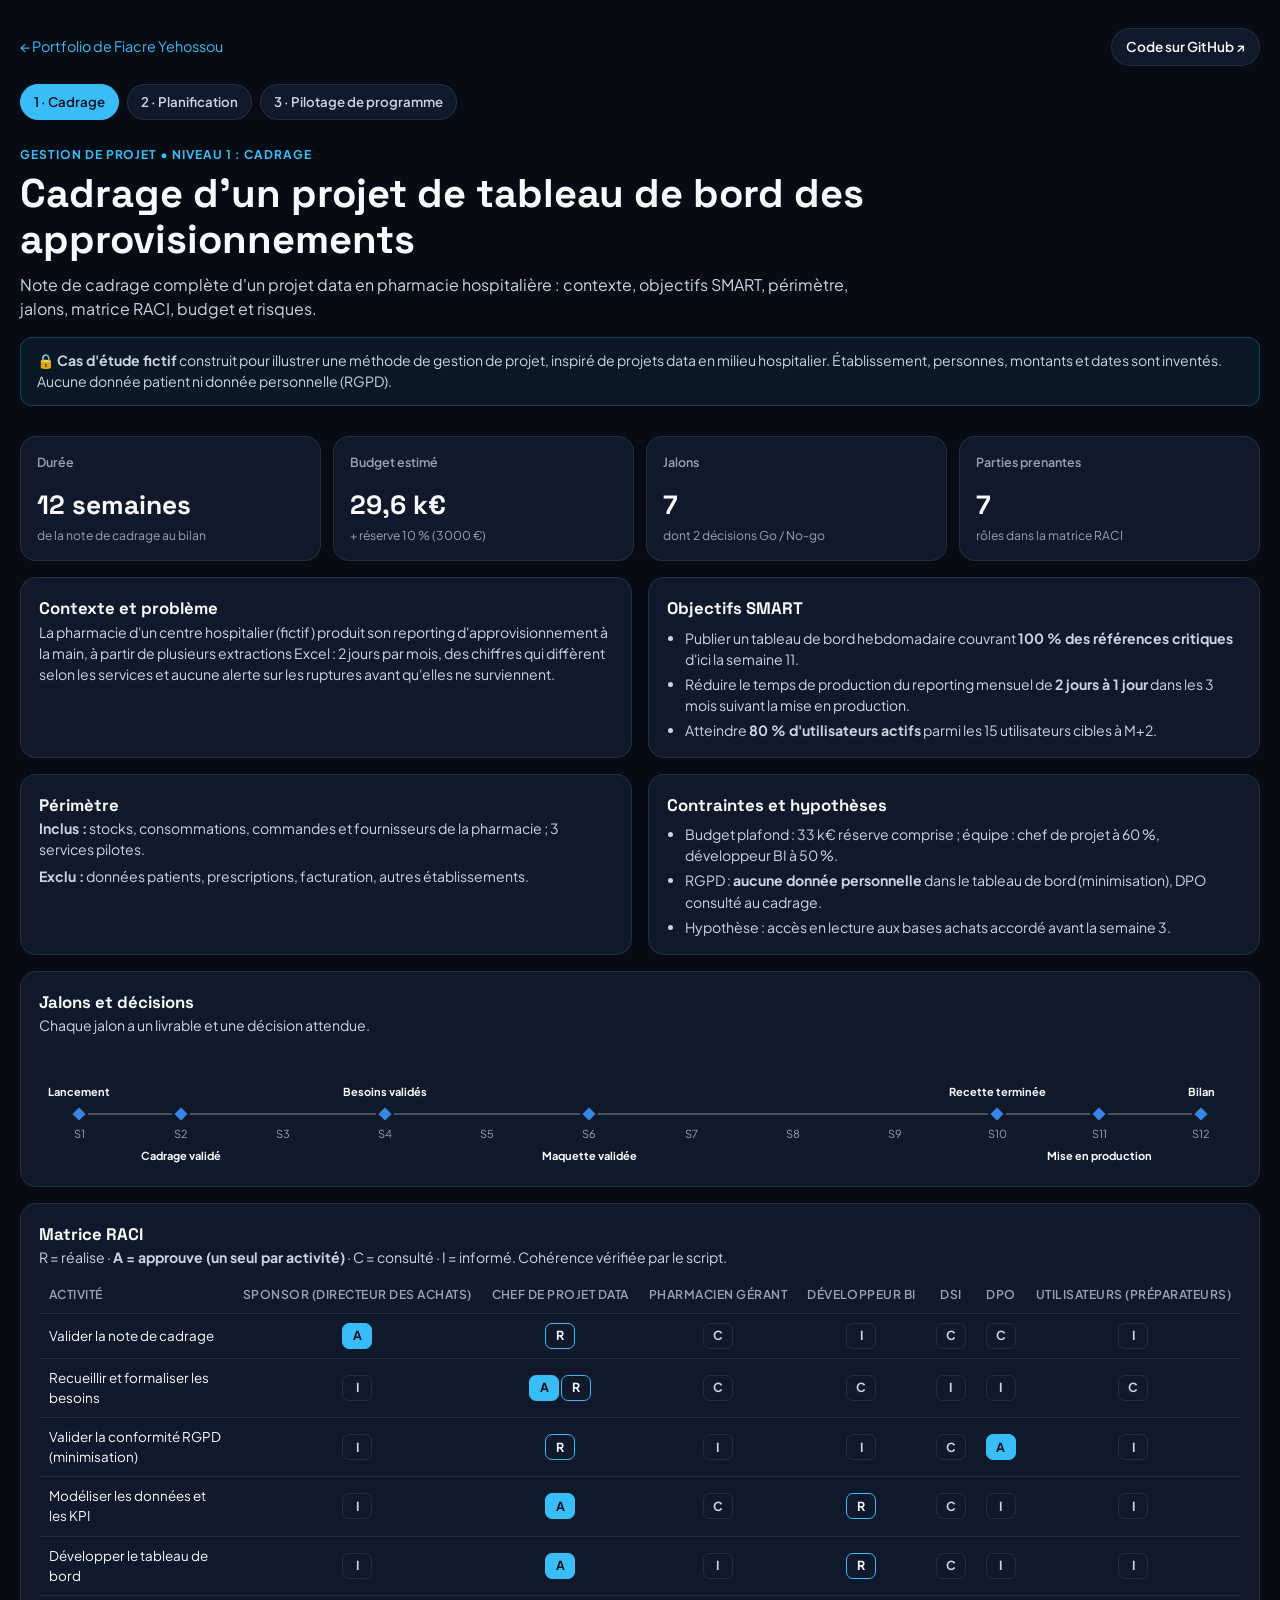
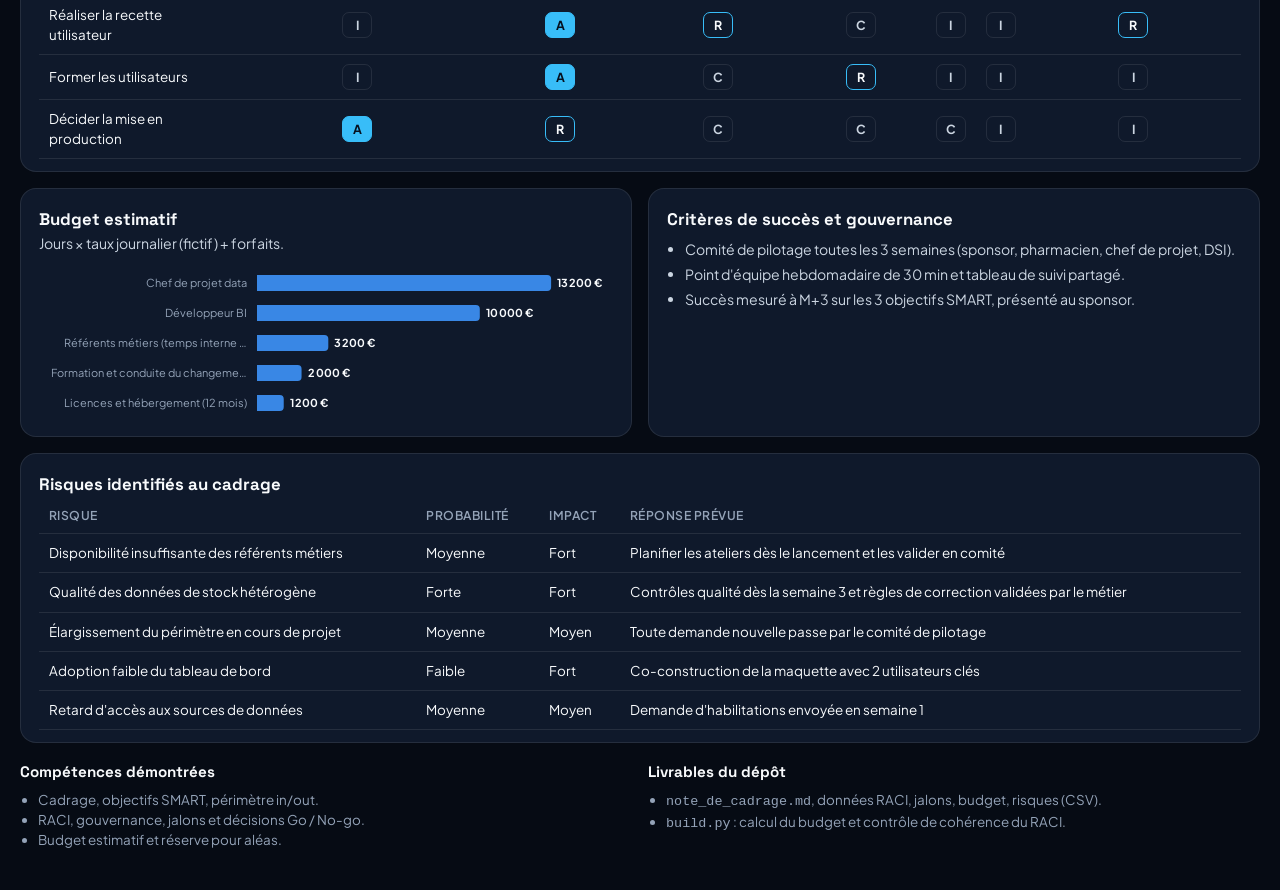
<file: 01-cadrage/index.html>
<!DOCTYPE html>
<html lang="fr">
<head>
<meta charset="UTF-8">
<meta name="viewport" content="width=device-width, initial-scale=1.0">
<title>Cadrage d&#x27;un projet de tableau de bord des approvisionnements | Fiacre Yehossou</title>
<meta name="description" content="Note de cadrage complète d&#x27;un projet data en pharmacie hospitalière : contexte, objectifs SMART, périmètre, jalons, matrice RACI, budget et risques.">
<link rel="preconnect" href="https://fonts.googleapis.com">
<link rel="preconnect" href="https://fonts.gstatic.com" crossorigin>
<link href="https://fonts.googleapis.com/css2?family=Plus+Jakarta+Sans:wght@400;500;600;700&family=Space+Grotesk:wght@500;600;700&display=swap" rel="stylesheet">
<style>
  :root {
    color-scheme: dark;
    --bg: #060b14; --surface: #0f192b; --surface-2: #13203a;
    --text: #f8fafc; --text-2: #cbd5e1; --muted: #94a3b8;
    --grid: rgba(255,255,255,0.07); --border: rgba(255,255,255,0.09);
    --accent: #38bdf8;
    --series-1: #3987e5; --series-2: #d95926;
    --good: #0ca30c; --serious: #ec835a; --critical: #d03b3b;
  }
  * { box-sizing: border-box; margin: 0; padding: 0; }
  body { background: var(--bg); color: var(--text); font-family: 'Plus Jakarta Sans', system-ui, sans-serif; line-height: 1.5; }
  a { color: var(--accent); text-decoration: none; }
  a:hover { text-decoration: underline; }
  .wrap { width: min(1240px, calc(100% - 32px)); margin: 0 auto; }
  header { padding: 28px 0 8px; }
  .topbar { display: flex; justify-content: space-between; align-items: center; gap: 12px; flex-wrap: wrap; font-size: .9rem; }
  .topbar .links { display: flex; gap: 10px; flex-wrap: wrap; }
  .btn { display: inline-flex; align-items: center; gap: 6px; padding: 8px 14px; border-radius: 999px; border: 1px solid var(--border); background: var(--surface); color: var(--text); font-weight: 600; font-size: .85rem; }
  .btn:hover { border-color: var(--accent); text-decoration: none; }
  .kicker { display: inline-block; margin-top: 26px; font-size: .75rem; letter-spacing: .08em; text-transform: uppercase; color: var(--accent); font-weight: 700; }
  h1 { font-family: 'Space Grotesk', sans-serif; font-size: clamp(1.7rem, 3.4vw, 2.5rem); line-height: 1.15; margin: 6px 0 10px; }
  .lead { color: var(--text-2); max-width: 860px; }
  .notice { margin-top: 16px; padding: 12px 16px; border-radius: 12px; background: rgba(56,189,248,.07); border: 1px solid rgba(56,189,248,.25); color: var(--text-2); font-size: .88rem; }
  .filters { display: flex; flex-wrap: wrap; gap: 8px; margin: 24px 0 18px; align-items: center; }
  .filters span { color: var(--muted); font-size: .85rem; margin-right: 4px; }
  .chip { padding: 7px 13px; border-radius: 999px; border: 1px solid var(--border); background: var(--surface); color: var(--text-2); font: inherit; font-size: .83rem; font-weight: 600; cursor: pointer; }
  .chip[aria-pressed="true"] { background: var(--accent); color: #06111f; border-color: var(--accent); }
  .kpis { display: grid; grid-template-columns: repeat(6, 1fr); gap: 12px; }
  .tile { background: var(--surface); border: 1px solid var(--border); border-radius: 16px; padding: 16px; }
  .tile .lbl { color: var(--muted); font-size: .78rem; font-weight: 600; min-height: 2.4em; }
  .tile .val { font-family: 'Space Grotesk', sans-serif; font-size: 1.65rem; font-weight: 700; margin-top: 4px; }
  .tile .sub { color: var(--muted); font-size: .76rem; }
  .grid { display: grid; grid-template-columns: 1fr 1fr; gap: 16px; margin-top: 16px; }
  .card { background: var(--surface); border: 1px solid var(--border); border-radius: 16px; padding: 18px 18px 12px; position: relative; }
  .card h2 { font-family: 'Space Grotesk', sans-serif; font-size: 1.05rem; }
  .card .desc { color: var(--muted); font-size: .8rem; margin-bottom: 8px; }
  .legend { display: flex; gap: 16px; font-size: .8rem; color: var(--text-2); margin-bottom: 4px; }
  .legend i { display: inline-block; width: 12px; height: 12px; border-radius: 3px; margin-right: 6px; vertical-align: -1px; }
  svg { display: block; width: 100%; height: auto; overflow: visible; }
  .axis text, .lab { fill: var(--muted); font-size: 11px; font-family: 'Plus Jakarta Sans', sans-serif; }
  .lab-strong { fill: var(--text); font-size: 11px; font-weight: 700; }
  .gridline { stroke: var(--grid); stroke-width: 1; }
  .tip { position: fixed; pointer-events: none; background: #0b1424; border: 1px solid rgba(255,255,255,.18); border-radius: 10px; padding: 8px 10px; font-size: .8rem; color: var(--text); box-shadow: 0 8px 24px rgba(0,0,0,.45); opacity: 0; transition: opacity .12s; z-index: 10; max-width: 260px; }
  .tip b { font-weight: 700; }
  .tablecard { margin-top: 16px; }
  .tablehead { display: flex; justify-content: space-between; align-items: center; gap: 10px; flex-wrap: wrap; margin-bottom: 10px; }
  .tablewrap { overflow-x: auto; }
  table { width: 100%; border-collapse: collapse; font-size: .84rem; min-width: 720px; }
  th, td { text-align: left; padding: 9px 10px; border-bottom: 1px solid var(--border); white-space: nowrap; }
  th { color: var(--muted); font-weight: 600; font-size: .76rem; text-transform: uppercase; letter-spacing: .04em; }
  td.num, th.num { text-align: right; font-variant-numeric: tabular-nums; }
  .status { display: inline-flex; align-items: center; gap: 6px; font-weight: 600; color: var(--text); }
  .status .dot { width: 9px; height: 9px; border-radius: 50%; display: inline-block; }
  .method { margin: 18px 0 40px; color: var(--muted); font-size: .84rem; display: grid; grid-template-columns: 1fr 1fr; gap: 16px; }
  .method h3 { color: var(--text); font-size: .95rem; margin-bottom: 6px; font-family: 'Space Grotesk', sans-serif; }
  .method ul { padding-left: 18px; }
  @media (max-width: 1100px) { .kpis { grid-template-columns: repeat(3, 1fr); } }
  @media (max-width: 860px) { .grid, .method { grid-template-columns: 1fr; } }
  @media (max-width: 520px) { .kpis { grid-template-columns: repeat(2, 1fr); } .tile .val { font-size: 1.35rem; } }

  .tabs { display:flex; gap:8px; flex-wrap:wrap; margin-top:18px; }
  .tabs a { padding:7px 13px; border-radius:999px; border:1px solid var(--border); background:var(--surface); color:var(--text-2); font-size:.83rem; font-weight:600; }
  .tabs a.on { background:var(--accent); color:#06111f; border-color:var(--accent); }
  .tabs a:hover { text-decoration:none; border-color:var(--accent); }
  .level { display:inline-block; margin-left:8px; padding:2px 9px; border-radius:999px; font-size:.7rem; border:1px solid var(--border); color:var(--text-2); vertical-align:middle; }
  .doc { display:grid; grid-template-columns: 1fr 1fr; gap:16px; margin-top:16px; }
  .doc .card p, .doc .card li { color:var(--text-2); font-size:.88rem; }
  .doc .card ul { padding-left:18px; margin-top:6px; }
  .doc .card li { margin-bottom:4px; }
  .full { grid-column: 1 / -1; }
  .letter { display:inline-flex; align-items:center; justify-content:center; min-width:30px; height:26px; padding:0 6px; border-radius:7px; font-weight:700; font-size:.78rem; border:1px solid var(--border); color:var(--text-2); }
  .letter.A { background:var(--accent); color:#06111f; border-color:var(--accent); }
  .letter.R { border-color:var(--accent); color:var(--text); }
  td.c, th.c { text-align:center; }
  .riskgrid { display:grid; grid-template-columns: 34px repeat(5, 1fr); gap:4px; font-size:.75rem; }
  .riskgrid .cell { aspect-ratio: 1.6; border-radius:8px; display:flex; align-items:center; justify-content:center; font-weight:700; color:#06111f; position:relative; }
  .riskgrid .ax { color:var(--muted); display:flex; align-items:center; justify-content:center; }
  .z1 { background:#1f3a2a; color:var(--text-2) !important; } .z2 { background:#7a5a1e; } .z3 { background:#b4532f; } .z4 { background:#a3302f; color:var(--text) !important; }
  .meteo { font-size:1.4rem; }
  .bar { height:8px; border-radius:4px; background:var(--surface-2); overflow:hidden; min-width:90px; }
  .bar > i { display:block; height:100%; background:var(--series-1); border-radius:4px; }
  .doc > *, .grid > *, main > * { min-width: 0; }
  .kpis-4 { grid-template-columns: repeat(4, 1fr); }
  @media (max-width: 860px) { .doc { grid-template-columns: 1fr; } .kpis-4 { grid-template-columns: repeat(2, 1fr); } }
</style>
</head>
<body>
<header class="wrap">
  <div class="topbar">
    <a href="https://portfolio-fiacre-yehossou.vercel.app/#projets">← Portfolio de Fiacre Yehossou</a>
    <div class="links"><a class="btn" href="https://github.com/finagnon/gestion-de-projet-sante" target="_blank" rel="noopener noreferrer">Code sur GitHub ↗</a></div>
  </div>
  <nav class="tabs" aria-label="Les trois cas de gestion de projet"><a class="on" href="https://portfolio-fiacre-yehossou.vercel.app/gestion-projet-1-cadrage.html">1 · Cadrage</a><a class="" href="https://portfolio-fiacre-yehossou.vercel.app/gestion-projet-2-planification.html">2 · Planification</a><a class="" href="https://portfolio-fiacre-yehossou.vercel.app/gestion-projet-3-pilotage.html">3 · Pilotage de programme</a></nav>
  <span class="kicker">Gestion de projet • Niveau 1 : cadrage</span>
  <h1>Cadrage d&#x27;un projet de tableau de bord des approvisionnements</h1>
  <p class="lead">Note de cadrage complète d&#x27;un projet data en pharmacie hospitalière : contexte, objectifs SMART, périmètre, jalons, matrice RACI, budget et risques.</p>
  <p class="notice">🔒 <b>Cas d'étude fictif</b> construit pour illustrer une méthode de gestion de projet, inspiré de projets data en milieu hospitalier. Établissement, personnes, montants et dates sont inventés. Aucune donnée patient ni donnée personnelle (RGPD).</p>
</header>
<main class="wrap">
<section class="kpis kpis-4" style="margin-top:22px"><div class="tile"><div class="lbl">Durée</div><div class="val">12 semaines</div><div class="sub">de la note de cadrage au bilan</div></div><div class="tile"><div class="lbl">Budget estimé</div><div class="val">29,6 k€</div><div class="sub">+ réserve 10 % (3 000 €)</div></div><div class="tile"><div class="lbl">Jalons</div><div class="val">7</div><div class="sub">dont 2 décisions Go / No-go</div></div><div class="tile"><div class="lbl">Parties prenantes</div><div class="val">7</div><div class="sub">rôles dans la matrice RACI</div></div></section>
<section class="doc">
  <div class="card">
    <h2>Contexte et problème</h2>
    <p>La pharmacie d'un centre hospitalier (fictif) produit son reporting d'approvisionnement à la main, à partir de
    plusieurs extractions Excel : 2 jours par mois, des chiffres qui diffèrent selon les services et aucune alerte
    sur les ruptures avant qu'elles ne surviennent.</p>
  </div>
  <div class="card">
    <h2>Objectifs SMART</h2>
    <ul>
      <li>Publier un tableau de bord hebdomadaire couvrant <b>100 % des références critiques</b> d'ici la semaine 11.</li>
      <li>Réduire le temps de production du reporting mensuel de <b>2 jours à 1 jour</b> dans les 3 mois suivant la mise en production.</li>
      <li>Atteindre <b>80 % d'utilisateurs actifs</b> parmi les 15 utilisateurs cibles à M+2.</li>
    </ul>
  </div>
  <div class="card">
    <h2>Périmètre</h2>
    <p><b>Inclus :</b> stocks, consommations, commandes et fournisseurs de la pharmacie ; 3 services pilotes.</p>
    <p style="margin-top:6px"><b>Exclu :</b> données patients, prescriptions, facturation, autres établissements.</p>
  </div>
  <div class="card">
    <h2>Contraintes et hypothèses</h2>
    <ul>
      <li>Budget plafond : 33 k€ réserve comprise ; équipe : chef de projet à 60 %, développeur BI à 50 %.</li>
      <li>RGPD : <b>aucune donnée personnelle</b> dans le tableau de bord (minimisation), DPO consulté au cadrage.</li>
      <li>Hypothèse : accès en lecture aux bases achats accordé avant la semaine 3.</li>
    </ul>
  </div>
  <div class="card full">
    <h2>Jalons et décisions</h2>
    <p class="desc">Chaque jalon a un livrable et une décision attendue.</p>
    <div id="chart-jalons"></div>
  </div>
  <div class="card full">
    <h2>Matrice RACI</h2>
    <p class="desc">R = réalise · <b>A = approuve (un seul par activité)</b> · C = consulté · I = informé. Cohérence vérifiée par le script.</p>
    <div class="tablewrap"><table><thead><tr><th class="">Activité</th><th class="c">Sponsor (Directeur des achats)</th><th class="c">Chef de projet data</th><th class="c">Pharmacien gérant</th><th class="c">Développeur BI</th><th class="c">DSI</th><th class="c">DPO</th><th class="c">Utilisateurs (préparateurs)</th></tr></thead><tbody><tr><td class="" style="white-space:normal">Valider la note de cadrage</td><td class="c" style="white-space:normal"><span class="letter A">A</span></td><td class="c" style="white-space:normal"><span class="letter R">R</span></td><td class="c" style="white-space:normal"><span class="letter C">C</span></td><td class="c" style="white-space:normal"><span class="letter I">I</span></td><td class="c" style="white-space:normal"><span class="letter C">C</span></td><td class="c" style="white-space:normal"><span class="letter C">C</span></td><td class="c" style="white-space:normal"><span class="letter I">I</span></td></tr><tr><td class="" style="white-space:normal">Recueillir et formaliser les besoins</td><td class="c" style="white-space:normal"><span class="letter I">I</span></td><td class="c" style="white-space:normal"><span class="letter A">A</span> <span class="letter R">R</span></td><td class="c" style="white-space:normal"><span class="letter C">C</span></td><td class="c" style="white-space:normal"><span class="letter C">C</span></td><td class="c" style="white-space:normal"><span class="letter I">I</span></td><td class="c" style="white-space:normal"><span class="letter I">I</span></td><td class="c" style="white-space:normal"><span class="letter C">C</span></td></tr><tr><td class="" style="white-space:normal">Valider la conformité RGPD (minimisation)</td><td class="c" style="white-space:normal"><span class="letter I">I</span></td><td class="c" style="white-space:normal"><span class="letter R">R</span></td><td class="c" style="white-space:normal"><span class="letter I">I</span></td><td class="c" style="white-space:normal"><span class="letter I">I</span></td><td class="c" style="white-space:normal"><span class="letter C">C</span></td><td class="c" style="white-space:normal"><span class="letter A">A</span></td><td class="c" style="white-space:normal"><span class="letter I">I</span></td></tr><tr><td class="" style="white-space:normal">Modéliser les données et les KPI</td><td class="c" style="white-space:normal"><span class="letter I">I</span></td><td class="c" style="white-space:normal"><span class="letter A">A</span></td><td class="c" style="white-space:normal"><span class="letter C">C</span></td><td class="c" style="white-space:normal"><span class="letter R">R</span></td><td class="c" style="white-space:normal"><span class="letter C">C</span></td><td class="c" style="white-space:normal"><span class="letter I">I</span></td><td class="c" style="white-space:normal"><span class="letter I">I</span></td></tr><tr><td class="" style="white-space:normal">Développer le tableau de bord</td><td class="c" style="white-space:normal"><span class="letter I">I</span></td><td class="c" style="white-space:normal"><span class="letter A">A</span></td><td class="c" style="white-space:normal"><span class="letter I">I</span></td><td class="c" style="white-space:normal"><span class="letter R">R</span></td><td class="c" style="white-space:normal"><span class="letter C">C</span></td><td class="c" style="white-space:normal"><span class="letter I">I</span></td><td class="c" style="white-space:normal"><span class="letter I">I</span></td></tr><tr><td class="" style="white-space:normal">Réaliser la recette utilisateur</td><td class="c" style="white-space:normal"><span class="letter I">I</span></td><td class="c" style="white-space:normal"><span class="letter A">A</span></td><td class="c" style="white-space:normal"><span class="letter R">R</span></td><td class="c" style="white-space:normal"><span class="letter C">C</span></td><td class="c" style="white-space:normal"><span class="letter I">I</span></td><td class="c" style="white-space:normal"><span class="letter I">I</span></td><td class="c" style="white-space:normal"><span class="letter R">R</span></td></tr><tr><td class="" style="white-space:normal">Former les utilisateurs</td><td class="c" style="white-space:normal"><span class="letter I">I</span></td><td class="c" style="white-space:normal"><span class="letter A">A</span></td><td class="c" style="white-space:normal"><span class="letter C">C</span></td><td class="c" style="white-space:normal"><span class="letter R">R</span></td><td class="c" style="white-space:normal"><span class="letter I">I</span></td><td class="c" style="white-space:normal"><span class="letter I">I</span></td><td class="c" style="white-space:normal"><span class="letter I">I</span></td></tr><tr><td class="" style="white-space:normal">Décider la mise en production</td><td class="c" style="white-space:normal"><span class="letter A">A</span></td><td class="c" style="white-space:normal"><span class="letter R">R</span></td><td class="c" style="white-space:normal"><span class="letter C">C</span></td><td class="c" style="white-space:normal"><span class="letter C">C</span></td><td class="c" style="white-space:normal"><span class="letter C">C</span></td><td class="c" style="white-space:normal"><span class="letter I">I</span></td><td class="c" style="white-space:normal"><span class="letter I">I</span></td></tr></tbody></table></div>
  </div>
  <div class="card">
    <h2>Budget estimatif</h2>
    <p class="desc">Jours × taux journalier (fictif) + forfaits.</p>
    <div id="chart-budget"></div>
  </div>
  <div class="card">
    <h2>Critères de succès et gouvernance</h2>
    <ul>
      <li>Comité de pilotage toutes les 3 semaines (sponsor, pharmacien, chef de projet, DSI).</li>
      <li>Point d'équipe hebdomadaire de 30 min et tableau de suivi partagé.</li>
      <li>Succès mesuré à M+3 sur les 3 objectifs SMART, présenté au sponsor.</li>
    </ul>
  </div>
  <div class="card full">
    <h2>Risques identifiés au cadrage</h2>
    <div class="tablewrap"><table><thead><tr><th class="">Risque</th><th class="">Probabilité</th><th class="">Impact</th><th class="">Réponse prévue</th></tr></thead><tbody><tr><td class="" style="white-space:normal">Disponibilité insuffisante des référents métiers</td><td class="" style="white-space:normal">Moyenne</td><td class="" style="white-space:normal">Fort</td><td class="" style="white-space:normal">Planifier les ateliers dès le lancement et les valider en comité</td></tr><tr><td class="" style="white-space:normal">Qualité des données de stock hétérogène</td><td class="" style="white-space:normal">Forte</td><td class="" style="white-space:normal">Fort</td><td class="" style="white-space:normal">Contrôles qualité dès la semaine 3 et règles de correction validées par le métier</td></tr><tr><td class="" style="white-space:normal">Élargissement du périmètre en cours de projet</td><td class="" style="white-space:normal">Moyenne</td><td class="" style="white-space:normal">Moyen</td><td class="" style="white-space:normal">Toute demande nouvelle passe par le comité de pilotage</td></tr><tr><td class="" style="white-space:normal">Adoption faible du tableau de bord</td><td class="" style="white-space:normal">Faible</td><td class="" style="white-space:normal">Fort</td><td class="" style="white-space:normal">Co-construction de la maquette avec 2 utilisateurs clés</td></tr><tr><td class="" style="white-space:normal">Retard d&#x27;accès aux sources de données</td><td class="" style="white-space:normal">Moyenne</td><td class="" style="white-space:normal">Moyen</td><td class="" style="white-space:normal">Demande d&#x27;habilitations envoyée en semaine 1</td></tr></tbody></table></div>
  </div>
</section>
<section class="method"><div><h3>Compétences démontrées</h3><ul><li>Cadrage, objectifs SMART, périmètre in/out.</li><li>RACI, gouvernance, jalons et décisions Go / No-go.</li><li>Budget estimatif et réserve pour aléas.</li></ul></div>
<div><h3>Livrables du dépôt</h3><ul><li><code>note_de_cadrage.md</code>, données RACI, jalons, budget, risques (CSV).</li><li><code>build.py</code> : calcul du budget et contrôle de cohérence du RACI.</li></ul></div></section>
</main>
<div class="tip" id="tip" role="status" aria-live="polite"></div>
<script>
const DATA = {"jalons": [{"semaine": 1, "jalon": "Lancement", "livrable": "Note de cadrage (version projet)", "decision": "Constitution de l'équipe"}, {"semaine": 2, "jalon": "Cadrage validé", "livrable": "Note de cadrage signée", "decision": "Go / No-go du sponsor"}, {"semaine": 4, "jalon": "Besoins validés", "livrable": "Spécifications fonctionnelles et dictionnaire des KPI", "decision": "Validation pharmacien gérant"}, {"semaine": 6, "jalon": "Maquette validée", "livrable": "Maquette du tableau de bord", "decision": "Arbitrage des écrans prioritaires"}, {"semaine": 10, "jalon": "Recette terminée", "livrable": "PV de recette signé", "decision": "Go / No-go mise en production"}, {"semaine": 11, "jalon": "Mise en production", "livrable": "Tableau de bord publié + guide utilisateur", "decision": "Ouverture aux utilisateurs"}, {"semaine": 12, "jalon": "Bilan", "livrable": "Rapport de clôture et mesure des objectifs", "decision": "Transfert au run"}], "budget": [{"poste": "Chef de projet data", "montant_eur": 13200}, {"poste": "Développeur BI", "montant_eur": 10000}, {"poste": "Référents métiers (temps interne valorisé)", "montant_eur": 3200}, {"poste": "Formation et conduite du changement", "montant_eur": 2000}, {"poste": "Licences et hébergement (12 mois)", "montant_eur": 1200}]};
const NS = 'http://www.w3.org/2000/svg';
const tip = document.getElementById('tip');
const fmtNum = (v, d = 0) => new Intl.NumberFormat('fr-FR', { maximumFractionDigits: d, minimumFractionDigits: d }).format(v);
const fmtEur = v => fmtNum(v) + ' €';
const fmtK = v => fmtNum(v / 1000) + ' k€';
function el(name, attrs = {}, parent) {
  const e = document.createElementNS(NS, name);
  for (const [k, v] of Object.entries(attrs)) e.setAttribute(k, v);
  if (parent) parent.appendChild(e);
  return e;
}
function showTip(html, evt) {
  tip.innerHTML = html; tip.style.opacity = 1;
  const x = Math.min(evt.clientX + 14, window.innerWidth - tip.offsetWidth - 8);
  const y = Math.max(evt.clientY - tip.offsetHeight - 12, 8);
  tip.style.left = x + 'px'; tip.style.top = y + 'px';
}
function hideTip() { tip.style.opacity = 0; }
function cw(c) { return Math.max(Math.round(c.getBoundingClientRect().width) || 560, 280); }
function niceMax(v) { const p = Math.pow(10, Math.floor(Math.log10(v))); for (const m of [1, 1.2, 1.5, 2, 2.5, 3, 4, 5, 6, 8, 10]) if (m * p >= v) return m * p; return 10 * p; }

/* Courbe (1 série) avec réticule + infobulle */
function lineChart(container, pts, { fmtAxis, fmtTip, color = 'var(--series-1)' }) {
  container.innerHTML = '';
  const W = cw(container), H = 240, m = { t: 12, r: 14, b: 26, l: 58 };
  const svg = el('svg', { viewBox: `0 0 ${W} ${H}`, role: 'img', 'aria-label': 'Courbe mensuelle' }, container);
  const max = niceMax(Math.max(...pts.map(p => p.v)) * 1.05);
  const x = i => m.l + i * (W - m.l - m.r) / (pts.length - 1), y = v => H - m.b - v / max * (H - m.t - m.b);
  const g = el('g', { class: 'axis' }, svg);
  for (let k = 0; k <= 4; k++) { const v = max * k / 4; el('line', { x1: m.l, x2: W - m.r, y1: y(v), y2: y(v), class: 'gridline' }, g); const t = el('text', { x: m.l - 8, y: y(v) + 4, 'text-anchor': 'end' }, g); t.textContent = fmtAxis(v); }
  pts.forEach((p, i) => { if (i % (W < 420 ? 3 : 2) === 0 || pts.length <= 6) { const t = el('text', { x: x(i), y: H - 8, 'text-anchor': 'middle' }, g); t.textContent = p.label; } });
  el('path', { d: pts.map((p, i) => (i ? 'L' : 'M') + x(i) + ',' + y(p.v)).join(''), fill: 'none', stroke: color, 'stroke-width': 2, 'stroke-linejoin': 'round' }, svg);
  const last = pts[pts.length - 1];
  el('circle', { cx: x(pts.length - 1), cy: y(last.v), r: 4, fill: color, stroke: 'var(--surface)', 'stroke-width': 2 }, svg);
  const lt = el('text', { x: x(pts.length - 1) - 6, y: y(last.v) - 10, 'text-anchor': 'end', class: 'lab-strong' }, svg); lt.textContent = fmtAxis(last.v);
  const cross = el('line', { y1: m.t, y2: H - m.b, stroke: 'rgba(255,255,255,.35)', 'stroke-width': 1, opacity: 0 }, svg);
  const dot = el('circle', { r: 5, fill: color, stroke: 'var(--surface)', 'stroke-width': 2, opacity: 0 }, svg);
  const hit = el('rect', { x: m.l, y: m.t, width: W - m.l - m.r, height: H - m.t - m.b, fill: 'transparent' }, svg);
  hit.addEventListener('mousemove', e => {
    const r = svg.getBoundingClientRect(); const px = (e.clientX - r.left) * W / r.width;
    const i = Math.max(0, Math.min(pts.length - 1, Math.round((px - m.l) / ((W - m.l - m.r) / (pts.length - 1)))));
    cross.setAttribute('x1', x(i)); cross.setAttribute('x2', x(i)); cross.setAttribute('opacity', 1);
    dot.setAttribute('cx', x(i)); dot.setAttribute('cy', y(pts[i].v)); dot.setAttribute('opacity', 1);
    showTip(fmtTip(pts[i]), e);
  });
  hit.addEventListener('mouseleave', () => { cross.setAttribute('opacity', 0); dot.setAttribute('opacity', 0); hideTip(); });
}

/* Barres verticales (1 série) */
function barChart(container, pts, { fmtAxis, fmtTip, color = 'var(--series-1)' }) {
  container.innerHTML = '';
  const W = cw(container), H = 240, m = { t: 12, r: 10, b: 26, l: 48 };
  const svg = el('svg', { viewBox: `0 0 ${W} ${H}`, role: 'img', 'aria-label': 'Barres mensuelles' }, container);
  const max = niceMax(Math.max(...pts.map(p => p.v), 0.0001) * 1.1);
  const bw = (W - m.l - m.r) / pts.length, y = v => H - m.b - v / max * (H - m.t - m.b);
  const g = el('g', { class: 'axis' }, svg);
  for (let k = 0; k <= 4; k++) { const v = max * k / 4; el('line', { x1: m.l, x2: W - m.r, y1: y(v), y2: y(v), class: 'gridline' }, g); const t = el('text', { x: m.l - 8, y: y(v) + 4, 'text-anchor': 'end' }, g); t.textContent = fmtAxis(v); }
  const top = pts.reduce((a, b) => (b.v > a.v ? b : a));
  pts.forEach((p, i) => {
    const x0 = m.l + i * bw + 3, w = bw - 6, h = Math.max(H - m.b - y(p.v), 0), r = Math.min(4, w / 2, h);
    const yTop = H - m.b - h;
    const d = h > 0 ? `M${x0},${H - m.b} V${yTop + r} Q${x0},${yTop} ${x0 + r},${yTop} H${x0 + w - r} Q${x0 + w},${yTop} ${x0 + w},${yTop + r} V${H - m.b} Z` : '';
    if (d) el('path', { d, fill: color }, svg);
    if (W >= 420 || i % 2 === 0) { const t = el('text', { x: x0 + w / 2, y: H - 8, 'text-anchor': 'middle', class: 'lab' }, svg); t.textContent = p.label; }
    if (p === top) { const lt = el('text', { x: x0 + w / 2, y: yTop - 6, 'text-anchor': 'middle', class: 'lab-strong' }, svg); lt.textContent = fmtAxis(p.v); }
    const hit = el('rect', { x: m.l + i * bw, y: m.t, width: bw, height: H - m.t - m.b, fill: 'transparent' }, svg);
    hit.addEventListener('mousemove', e => showTip(fmtTip(p), e)); hit.addEventListener('mouseleave', hideTip);
  });
}

/* Barres horizontales groupées (1 ou 2 séries) */
function hbarChart(container, rows, series, { fmtVal, fmtTip, labelW = 170 }) {
  container.innerHTML = '';
  const rowH = series.length > 1 ? 34 : 30, W = cw(container), m = { t: 6, r: 56, b: 6, l: Math.min(labelW, Math.round(W * 0.38)) };
  const H = m.t + m.b + rows.length * rowH;
  const svg = el('svg', { viewBox: `0 0 ${W} ${H}`, role: 'img', 'aria-label': 'Barres horizontales' }, container);
  const max = Math.max(...rows.flatMap(r => series.map(s => r[s.key]))) * 1.02;
  const x = v => m.l + v / max * (W - m.l - m.r);
  const bh = series.length > 1 ? 11 : 16;
  rows.forEach((r, i) => {
    const y0 = m.t + i * rowH;
    const t = el('text', { x: m.l - 10, y: y0 + rowH / 2 + 4, 'text-anchor': 'end', class: 'lab' }, svg); const maxC = Math.floor((m.l - 16) / 5.9); t.textContent = r.label.length > maxC ? r.label.slice(0, maxC - 1) + '…' : r.label;
    series.forEach((s, j) => {
      const yy = y0 + (rowH - bh * series.length - 2 * (series.length - 1)) / 2 + j * (bh + 2);
      const w = Math.max(x(r[s.key]) - m.l, 0), rr = Math.min(4, bh / 2, w);
      el('path', { d: `M${m.l},${yy} H${m.l + w - rr} Q${m.l + w},${yy} ${m.l + w},${yy + rr} V${yy + bh - rr} Q${m.l + w},${yy + bh} ${m.l + w - rr},${yy + bh} H${m.l} Z`, fill: s.color }, svg);
      const lt = el('text', { x: m.l + w + 6, y: yy + bh / 2 + 4, class: j === series.length - 1 ? 'lab-strong' : 'lab' }, svg); lt.textContent = fmtVal(r[s.key]);
    });
    const hit = el('rect', { x: 0, y: y0, width: W, height: rowH, fill: 'transparent' }, svg);
    hit.addEventListener('mousemove', e => showTip(fmtTip(r), e)); hit.addEventListener('mouseleave', hideTip);
  });
}

/* Courbes multi-séries (même unité) avec réticule + infobulle ; valeurs null = non tracées */
function multiLine(container, labels, series, { fmtAxis, fmtTip, minY = 0 }) {
  container.innerHTML = '';
  const W = cw(container), H = 250, m = { t: 14, r: 64, b: 26, l: 58 };
  const svg = el('svg', { viewBox: `0 0 ${W} ${H}`, role: 'img', 'aria-label': 'Courbes' }, container);
  const all = series.flatMap(s => s.values.filter(v => v !== null));
  const max = niceMax(Math.max(...all) * 1.05);
  const x = i => m.l + i * (W - m.l - m.r) / (labels.length - 1), y = v => H - m.b - (v - minY) / (max - minY) * (H - m.t - m.b);
  const g = el('g', { class: 'axis' }, svg);
  for (let k = 0; k <= 4; k++) { const v = minY + (max - minY) * k / 4; el('line', { x1: m.l, x2: W - m.r, y1: y(v), y2: y(v), class: 'gridline' }, g); const t = el('text', { x: m.l - 8, y: y(v) + 4, 'text-anchor': 'end' }, g); t.textContent = fmtAxis(v); }
  const step = W < 420 ? 3 : (labels.length > 8 ? 2 : 1);
  labels.forEach((l, i) => { if (i % step === 0) { const t = el('text', { x: x(i), y: H - 8, 'text-anchor': 'middle' }, g); t.textContent = l; } });
  series.forEach(s => {
    let d = '', started = false;
    s.values.forEach((v, i) => { if (v === null) { started = false; return; } d += (started ? 'L' : 'M') + x(i) + ',' + y(v); started = true; });
    el('path', { d, fill: 'none', stroke: s.color, 'stroke-width': 2, 'stroke-dasharray': s.dash || '', 'stroke-linejoin': 'round' }, svg);
    const li = s.values.map((v, i) => v === null ? -1 : i).filter(i => i >= 0).pop();
    if (li !== undefined) {
      el('circle', { cx: x(li), cy: y(s.values[li]), r: 4, fill: s.color, stroke: 'var(--surface)', 'stroke-width': 2 }, svg);
      const t = el('text', { x: x(li) + 7, y: y(s.values[li]) + 4, class: 'lab-strong' }, svg); t.textContent = s.short || s.name;
    }
  });
  const cross = el('line', { y1: m.t, y2: H - m.b, stroke: 'rgba(255,255,255,.35)', 'stroke-width': 1, opacity: 0 }, svg);
  const hit = el('rect', { x: m.l, y: m.t, width: W - m.l - m.r, height: H - m.t - m.b, fill: 'transparent' }, svg);
  hit.addEventListener('mousemove', e => {
    const r = svg.getBoundingClientRect(); const px = (e.clientX - r.left) * W / r.width;
    const i = Math.max(0, Math.min(labels.length - 1, Math.round((px - m.l) / ((W - m.l - m.r) / (labels.length - 1)))));
    cross.setAttribute('x1', x(i)); cross.setAttribute('x2', x(i)); cross.setAttribute('opacity', 1);
    showTip(fmtTip(i), e);
  });
  hit.addEventListener('mouseleave', () => { cross.setAttribute('opacity', 0); hideTip(); });
}

function render() {

function timeline(container, items) {
  container.innerHTML = '';
  const W = cw(container), narrow = W < 640, H = narrow ? 20 + items.length * 46 : 130;
  const svg = el('svg', { viewBox: `0 0 ${W} ${H}`, role: 'img', 'aria-label': 'Frise des jalons' }, container);
  if (!narrow) {
    const m = { l: 40, r: 40 }, x = s => m.l + (s - 1) / 11 * (W - m.l - m.r), y0 = 70;
    el('line', { x1: m.l, x2: W - m.r, y1: y0, y2: y0, stroke: 'rgba(255,255,255,.25)', 'stroke-width': 2 }, svg);
    for (let s = 1; s <= 12; s++) { const t = el('text', { x: x(s), y: y0 + 24, 'text-anchor': 'middle', class: 'lab' }, svg); t.textContent = 'S' + s; }
    items.forEach((j, i) => {
      const cx = x(j.semaine);
      el('path', { d: `M${cx},${y0 - 8} L${cx + 8},${y0} L${cx},${y0 + 8} L${cx - 8},${y0} Z`, fill: 'var(--series-1)', stroke: 'var(--surface)', 'stroke-width': 2 }, svg);
      const up = i % 2 === 0, t = el('text', { x: cx, y: up ? y0 - 18 : y0 + 46, 'text-anchor': 'middle', class: 'lab-strong' }, svg); t.textContent = j.jalon;
      const hit = el('rect', { x: cx - 30, y: 0, width: 60, height: H, fill: 'transparent' }, svg);
      hit.addEventListener('mousemove', ev => showTip(`<b>S${j.semaine} — ${j.jalon}</b><br>Livrable : ${j.livrable}<br>Décision : ${j.decision}`, ev));
      hit.addEventListener('mouseleave', hideTip);
    });
  } else {
    items.forEach((j, i) => {
      const yy = 24 + i * 46;
      el('path', { d: `M20,${yy - 7} L27,${yy} L20,${yy + 7} L13,${yy} Z`, fill: 'var(--series-1)' }, svg);
      const t = el('text', { x: 40, y: yy + 4, class: 'lab-strong' }, svg); t.textContent = `S${j.semaine} — ${j.jalon}`;
      const t2 = el('text', { x: 40, y: yy + 20, class: 'lab' }, svg); t2.textContent = j.livrable.length > 46 ? j.livrable.slice(0, 45) + '…' : j.livrable;
    });
  }
}

  timeline(document.getElementById('chart-jalons'), DATA.jalons);
  hbarChart(document.getElementById('chart-budget'), DATA.budget.map(b => ({ label: b.poste, v: b.montant_eur, b })),
    [{ key: 'v', color: 'var(--series-1)' }], { fmtVal: v => fmtEur(v), fmtTip: r => `<b>${r.label}</b><br>${fmtEur(r.v)}`, labelW: 230 });

}
render();
let rz, lastW = window.innerWidth;
window.addEventListener('resize', () => { clearTimeout(rz); rz = setTimeout(() => { if (window.innerWidth !== lastW) { lastW = window.innerWidth; render(); } }, 150); });
</script>
</body>
</html>
</file>
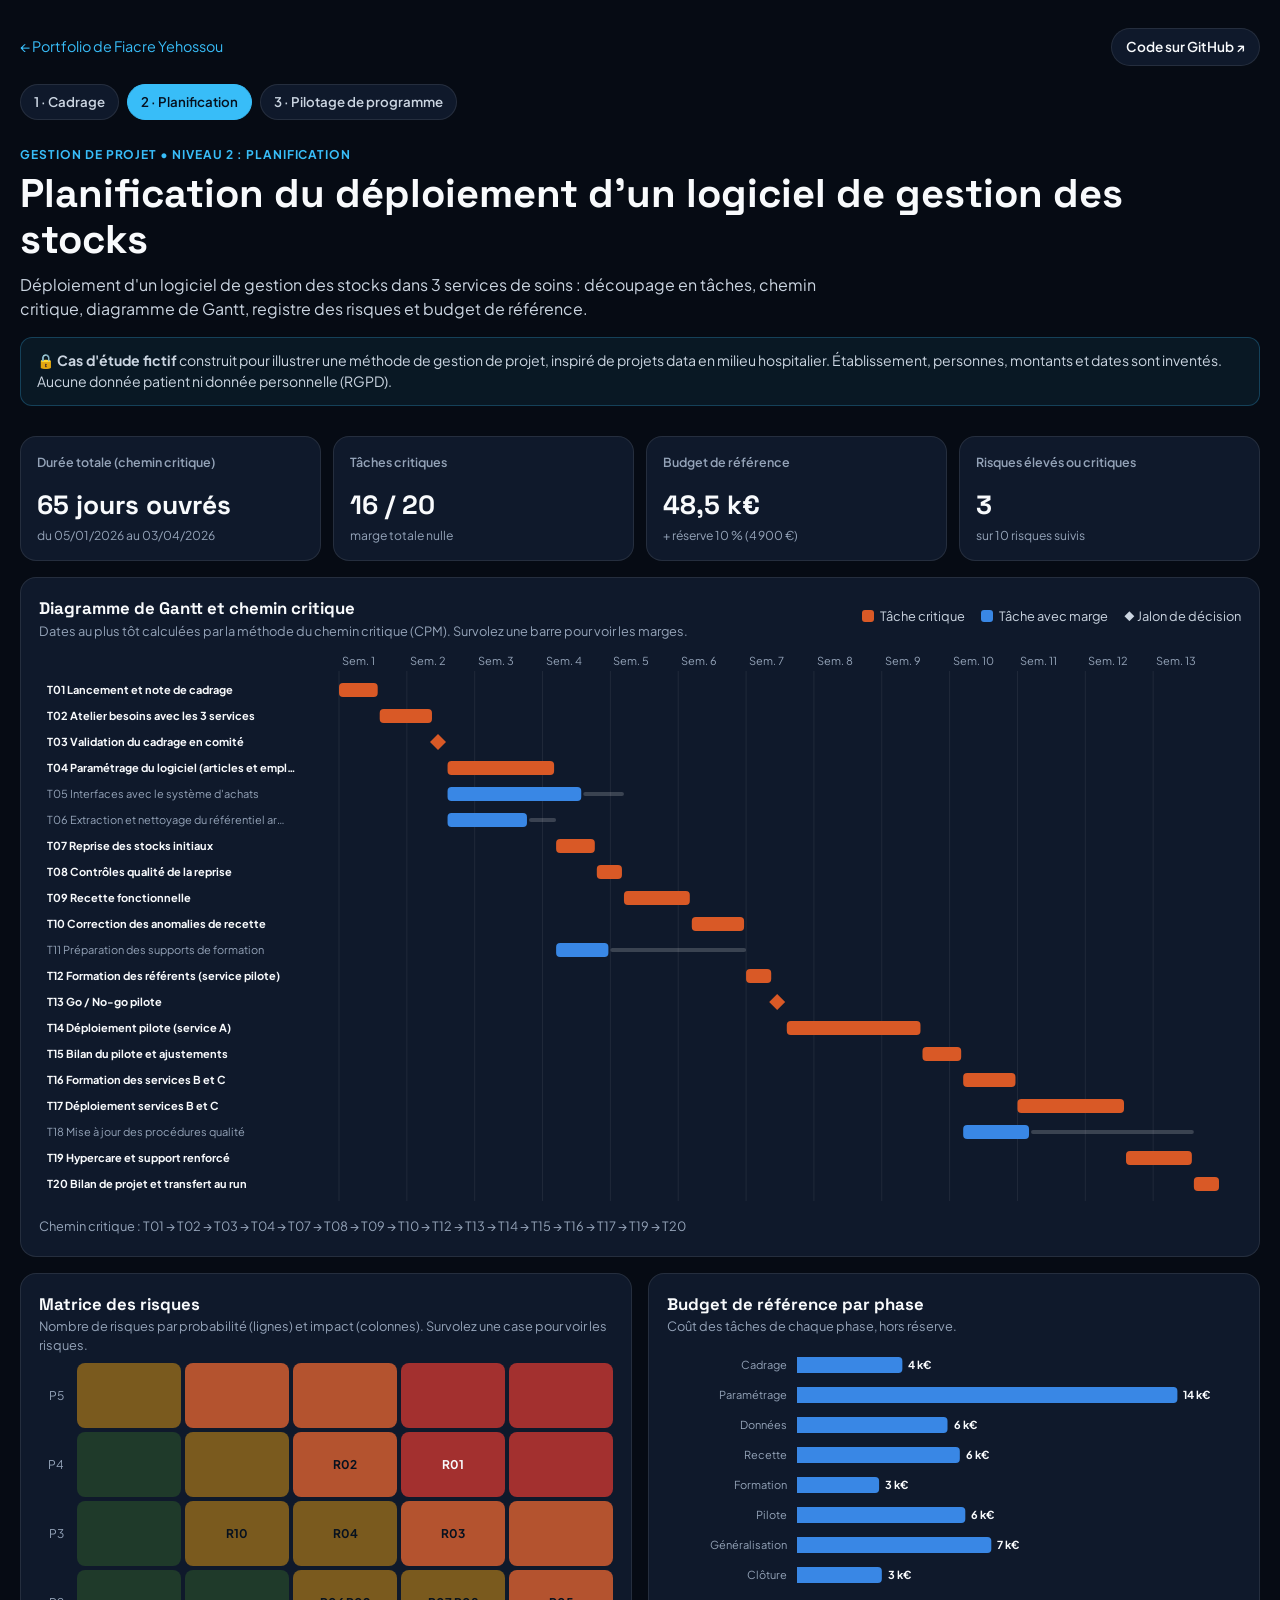
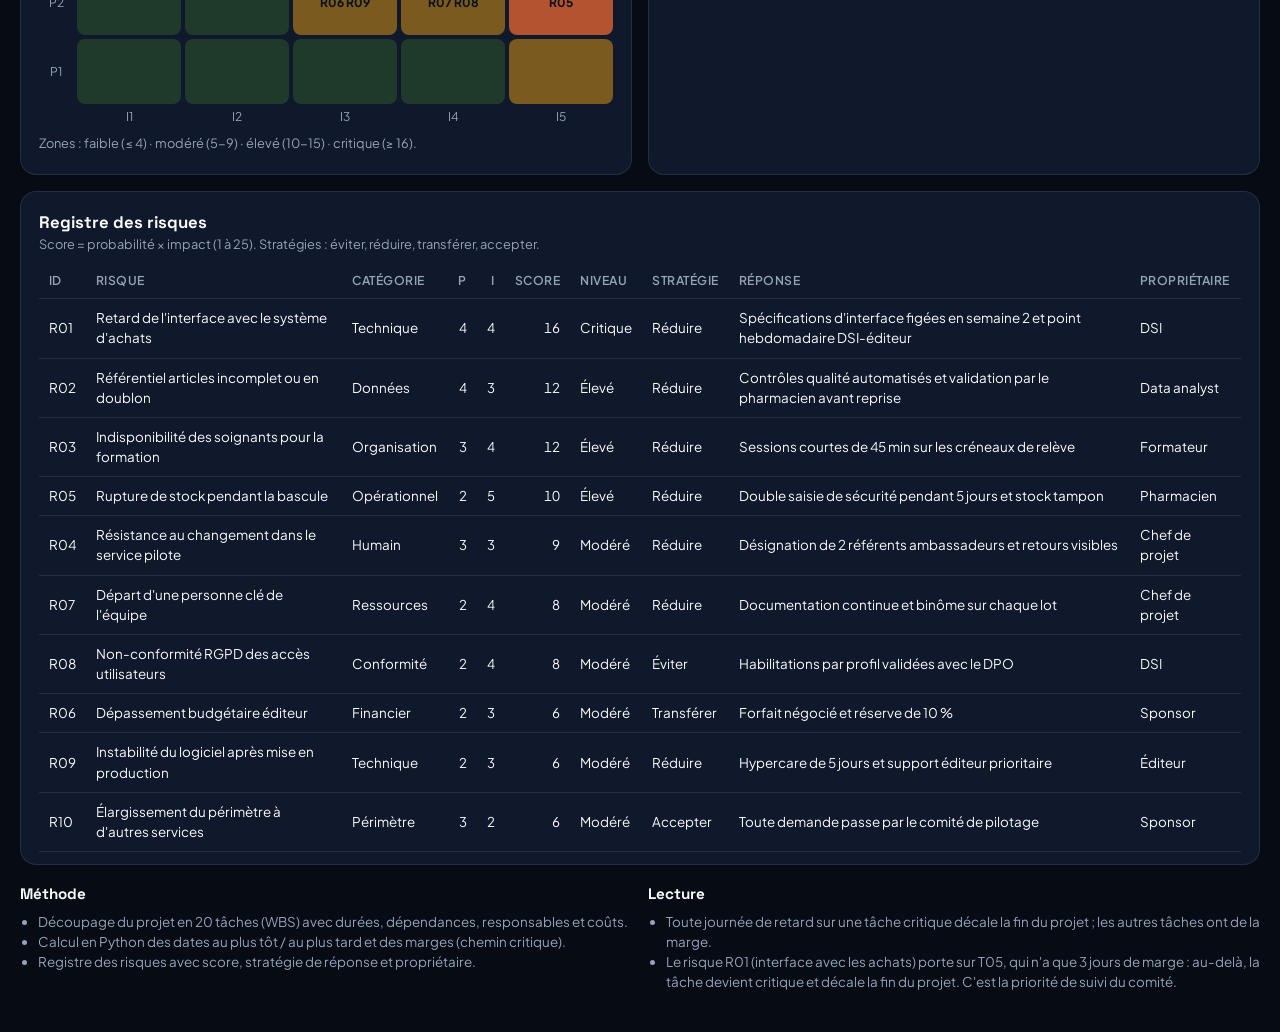
<file: 02-planification/index.html>
<!DOCTYPE html>
<html lang="fr">
<head>
<meta charset="UTF-8">
<meta name="viewport" content="width=device-width, initial-scale=1.0">
<title>Planification du déploiement d&#x27;un logiciel de gestion des stocks | Fiacre Yehossou</title>
<meta name="description" content="Déploiement d&#x27;un logiciel de gestion des stocks dans 3 services de soins : découpage en tâches, chemin critique, diagramme de Gantt, registre des risques et budget de référence.">
<link rel="preconnect" href="https://fonts.googleapis.com">
<link rel="preconnect" href="https://fonts.gstatic.com" crossorigin>
<link href="https://fonts.googleapis.com/css2?family=Plus+Jakarta+Sans:wght@400;500;600;700&family=Space+Grotesk:wght@500;600;700&display=swap" rel="stylesheet">
<style>
  :root {
    color-scheme: dark;
    --bg: #060b14; --surface: #0f192b; --surface-2: #13203a;
    --text: #f8fafc; --text-2: #cbd5e1; --muted: #94a3b8;
    --grid: rgba(255,255,255,0.07); --border: rgba(255,255,255,0.09);
    --accent: #38bdf8;
    --series-1: #3987e5; --series-2: #d95926;
    --good: #0ca30c; --serious: #ec835a; --critical: #d03b3b;
  }
  * { box-sizing: border-box; margin: 0; padding: 0; }
  body { background: var(--bg); color: var(--text); font-family: 'Plus Jakarta Sans', system-ui, sans-serif; line-height: 1.5; }
  a { color: var(--accent); text-decoration: none; }
  a:hover { text-decoration: underline; }
  .wrap { width: min(1240px, calc(100% - 32px)); margin: 0 auto; }
  header { padding: 28px 0 8px; }
  .topbar { display: flex; justify-content: space-between; align-items: center; gap: 12px; flex-wrap: wrap; font-size: .9rem; }
  .topbar .links { display: flex; gap: 10px; flex-wrap: wrap; }
  .btn { display: inline-flex; align-items: center; gap: 6px; padding: 8px 14px; border-radius: 999px; border: 1px solid var(--border); background: var(--surface); color: var(--text); font-weight: 600; font-size: .85rem; }
  .btn:hover { border-color: var(--accent); text-decoration: none; }
  .kicker { display: inline-block; margin-top: 26px; font-size: .75rem; letter-spacing: .08em; text-transform: uppercase; color: var(--accent); font-weight: 700; }
  h1 { font-family: 'Space Grotesk', sans-serif; font-size: clamp(1.7rem, 3.4vw, 2.5rem); line-height: 1.15; margin: 6px 0 10px; }
  .lead { color: var(--text-2); max-width: 860px; }
  .notice { margin-top: 16px; padding: 12px 16px; border-radius: 12px; background: rgba(56,189,248,.07); border: 1px solid rgba(56,189,248,.25); color: var(--text-2); font-size: .88rem; }
  .filters { display: flex; flex-wrap: wrap; gap: 8px; margin: 24px 0 18px; align-items: center; }
  .filters span { color: var(--muted); font-size: .85rem; margin-right: 4px; }
  .chip { padding: 7px 13px; border-radius: 999px; border: 1px solid var(--border); background: var(--surface); color: var(--text-2); font: inherit; font-size: .83rem; font-weight: 600; cursor: pointer; }
  .chip[aria-pressed="true"] { background: var(--accent); color: #06111f; border-color: var(--accent); }
  .kpis { display: grid; grid-template-columns: repeat(6, 1fr); gap: 12px; }
  .tile { background: var(--surface); border: 1px solid var(--border); border-radius: 16px; padding: 16px; }
  .tile .lbl { color: var(--muted); font-size: .78rem; font-weight: 600; min-height: 2.4em; }
  .tile .val { font-family: 'Space Grotesk', sans-serif; font-size: 1.65rem; font-weight: 700; margin-top: 4px; }
  .tile .sub { color: var(--muted); font-size: .76rem; }
  .grid { display: grid; grid-template-columns: 1fr 1fr; gap: 16px; margin-top: 16px; }
  .card { background: var(--surface); border: 1px solid var(--border); border-radius: 16px; padding: 18px 18px 12px; position: relative; }
  .card h2 { font-family: 'Space Grotesk', sans-serif; font-size: 1.05rem; }
  .card .desc { color: var(--muted); font-size: .8rem; margin-bottom: 8px; }
  .legend { display: flex; gap: 16px; font-size: .8rem; color: var(--text-2); margin-bottom: 4px; }
  .legend i { display: inline-block; width: 12px; height: 12px; border-radius: 3px; margin-right: 6px; vertical-align: -1px; }
  svg { display: block; width: 100%; height: auto; overflow: visible; }
  .axis text, .lab { fill: var(--muted); font-size: 11px; font-family: 'Plus Jakarta Sans', sans-serif; }
  .lab-strong { fill: var(--text); font-size: 11px; font-weight: 700; }
  .gridline { stroke: var(--grid); stroke-width: 1; }
  .tip { position: fixed; pointer-events: none; background: #0b1424; border: 1px solid rgba(255,255,255,.18); border-radius: 10px; padding: 8px 10px; font-size: .8rem; color: var(--text); box-shadow: 0 8px 24px rgba(0,0,0,.45); opacity: 0; transition: opacity .12s; z-index: 10; max-width: 260px; }
  .tip b { font-weight: 700; }
  .tablecard { margin-top: 16px; }
  .tablehead { display: flex; justify-content: space-between; align-items: center; gap: 10px; flex-wrap: wrap; margin-bottom: 10px; }
  .tablewrap { overflow-x: auto; }
  table { width: 100%; border-collapse: collapse; font-size: .84rem; min-width: 720px; }
  th, td { text-align: left; padding: 9px 10px; border-bottom: 1px solid var(--border); white-space: nowrap; }
  th { color: var(--muted); font-weight: 600; font-size: .76rem; text-transform: uppercase; letter-spacing: .04em; }
  td.num, th.num { text-align: right; font-variant-numeric: tabular-nums; }
  .status { display: inline-flex; align-items: center; gap: 6px; font-weight: 600; color: var(--text); }
  .status .dot { width: 9px; height: 9px; border-radius: 50%; display: inline-block; }
  .method { margin: 18px 0 40px; color: var(--muted); font-size: .84rem; display: grid; grid-template-columns: 1fr 1fr; gap: 16px; }
  .method h3 { color: var(--text); font-size: .95rem; margin-bottom: 6px; font-family: 'Space Grotesk', sans-serif; }
  .method ul { padding-left: 18px; }
  @media (max-width: 1100px) { .kpis { grid-template-columns: repeat(3, 1fr); } }
  @media (max-width: 860px) { .grid, .method { grid-template-columns: 1fr; } }
  @media (max-width: 520px) { .kpis { grid-template-columns: repeat(2, 1fr); } .tile .val { font-size: 1.35rem; } }

  .tabs { display:flex; gap:8px; flex-wrap:wrap; margin-top:18px; }
  .tabs a { padding:7px 13px; border-radius:999px; border:1px solid var(--border); background:var(--surface); color:var(--text-2); font-size:.83rem; font-weight:600; }
  .tabs a.on { background:var(--accent); color:#06111f; border-color:var(--accent); }
  .tabs a:hover { text-decoration:none; border-color:var(--accent); }
  .level { display:inline-block; margin-left:8px; padding:2px 9px; border-radius:999px; font-size:.7rem; border:1px solid var(--border); color:var(--text-2); vertical-align:middle; }
  .doc { display:grid; grid-template-columns: 1fr 1fr; gap:16px; margin-top:16px; }
  .doc .card p, .doc .card li { color:var(--text-2); font-size:.88rem; }
  .doc .card ul { padding-left:18px; margin-top:6px; }
  .doc .card li { margin-bottom:4px; }
  .full { grid-column: 1 / -1; }
  .letter { display:inline-flex; align-items:center; justify-content:center; min-width:30px; height:26px; padding:0 6px; border-radius:7px; font-weight:700; font-size:.78rem; border:1px solid var(--border); color:var(--text-2); }
  .letter.A { background:var(--accent); color:#06111f; border-color:var(--accent); }
  .letter.R { border-color:var(--accent); color:var(--text); }
  td.c, th.c { text-align:center; }
  .riskgrid { display:grid; grid-template-columns: 34px repeat(5, 1fr); gap:4px; font-size:.75rem; }
  .riskgrid .cell { aspect-ratio: 1.6; border-radius:8px; display:flex; align-items:center; justify-content:center; font-weight:700; color:#06111f; position:relative; }
  .riskgrid .ax { color:var(--muted); display:flex; align-items:center; justify-content:center; }
  .z1 { background:#1f3a2a; color:var(--text-2) !important; } .z2 { background:#7a5a1e; } .z3 { background:#b4532f; } .z4 { background:#a3302f; color:var(--text) !important; }
  .meteo { font-size:1.4rem; }
  .bar { height:8px; border-radius:4px; background:var(--surface-2); overflow:hidden; min-width:90px; }
  .bar > i { display:block; height:100%; background:var(--series-1); border-radius:4px; }
  .doc > *, .grid > *, main > * { min-width: 0; }
  .kpis-4 { grid-template-columns: repeat(4, 1fr); }
  @media (max-width: 860px) { .doc { grid-template-columns: 1fr; } .kpis-4 { grid-template-columns: repeat(2, 1fr); } }
</style>
</head>
<body>
<header class="wrap">
  <div class="topbar">
    <a href="https://portfolio-fiacre-yehossou.vercel.app/#projets">← Portfolio de Fiacre Yehossou</a>
    <div class="links"><a class="btn" href="https://github.com/finagnon/gestion-de-projet-sante" target="_blank" rel="noopener noreferrer">Code sur GitHub ↗</a></div>
  </div>
  <nav class="tabs" aria-label="Les trois cas de gestion de projet"><a class="" href="https://portfolio-fiacre-yehossou.vercel.app/gestion-projet-1-cadrage.html">1 · Cadrage</a><a class="on" href="https://portfolio-fiacre-yehossou.vercel.app/gestion-projet-2-planification.html">2 · Planification</a><a class="" href="https://portfolio-fiacre-yehossou.vercel.app/gestion-projet-3-pilotage.html">3 · Pilotage de programme</a></nav>
  <span class="kicker">Gestion de projet • Niveau 2 : planification</span>
  <h1>Planification du déploiement d&#x27;un logiciel de gestion des stocks</h1>
  <p class="lead">Déploiement d&#x27;un logiciel de gestion des stocks dans 3 services de soins : découpage en tâches, chemin critique, diagramme de Gantt, registre des risques et budget de référence.</p>
  <p class="notice">🔒 <b>Cas d'étude fictif</b> construit pour illustrer une méthode de gestion de projet, inspiré de projets data en milieu hospitalier. Établissement, personnes, montants et dates sont inventés. Aucune donnée patient ni donnée personnelle (RGPD).</p>
</header>
<main class="wrap">
<section class="kpis kpis-4" style="margin-top:22px"><div class="tile"><div class="lbl">Durée totale (chemin critique)</div><div class="val">65 jours ouvrés</div><div class="sub">du 05/01/2026 au 03/04/2026</div></div><div class="tile"><div class="lbl">Tâches critiques</div><div class="val">16 / 20</div><div class="sub">marge totale nulle</div></div><div class="tile"><div class="lbl">Budget de référence</div><div class="val">48,5 k€</div><div class="sub">+ réserve 10 % (4 900 €)</div></div><div class="tile"><div class="lbl">Risques élevés ou critiques</div><div class="val">3</div><div class="sub">sur 10 risques suivis</div></div></section>
<section class="card tablecard">
  <div class="tablehead"><div><h2>Diagramme de Gantt et chemin critique</h2>
  <p class="desc" style="margin:0">Dates au plus tôt calculées par la méthode du chemin critique (CPM). Survolez une barre pour voir les marges.</p></div>
  <div class="legend"><span><i style="background:var(--series-2)"></i>Tâche critique</span><span><i style="background:var(--series-1)"></i>Tâche avec marge</span><span>◆ Jalon de décision</span></div></div>
  <div id="gantt" style="overflow-x:auto"></div>
  <p class="desc" style="margin-top:10px">Chemin critique : T01 → T02 → T03 → T04 → T07 → T08 → T09 → T10 → T12 → T13 → T14 → T15 → T16 → T17 → T19 → T20</p>
</section>
<section class="grid">
  <div class="card">
    <h2>Matrice des risques</h2>
    <p class="desc">Nombre de risques par probabilité (lignes) et impact (colonnes). Survolez une case pour voir les risques.</p>
    <div id="matrix"></div>
  </div>
  <div class="card">
    <h2>Budget de référence par phase</h2>
    <p class="desc">Coût des tâches de chaque phase, hors réserve.</p>
    <div id="chart-budget"></div>
  </div>
</section>
<section class="card tablecard">
  <h2>Registre des risques</h2>
  <p class="desc">Score = probabilité × impact (1 à 25). Stratégies : éviter, réduire, transférer, accepter.</p>
  <div class="tablewrap"><table><thead><tr><th class="">ID</th><th class="">Risque</th><th class="">Catégorie</th><th class="num">P</th><th class="num">I</th><th class="num">Score</th><th class="">Niveau</th><th class="">Stratégie</th><th class="">Réponse</th><th class="">Propriétaire</th></tr></thead><tbody><tr><td class="" style="white-space:normal">R01</td><td class="" style="white-space:normal">Retard de l&#x27;interface avec le système d&#x27;achats</td><td class="" style="white-space:normal">Technique</td><td class="num" style="white-space:normal">4</td><td class="num" style="white-space:normal">4</td><td class="num" style="white-space:normal">16</td><td class="" style="white-space:normal">Critique</td><td class="" style="white-space:normal">Réduire</td><td class="" style="white-space:normal">Spécifications d&#x27;interface figées en semaine 2 et point hebdomadaire DSI-éditeur</td><td class="" style="white-space:normal">DSI</td></tr><tr><td class="" style="white-space:normal">R02</td><td class="" style="white-space:normal">Référentiel articles incomplet ou en doublon</td><td class="" style="white-space:normal">Données</td><td class="num" style="white-space:normal">4</td><td class="num" style="white-space:normal">3</td><td class="num" style="white-space:normal">12</td><td class="" style="white-space:normal">Élevé</td><td class="" style="white-space:normal">Réduire</td><td class="" style="white-space:normal">Contrôles qualité automatisés et validation par le pharmacien avant reprise</td><td class="" style="white-space:normal">Data analyst</td></tr><tr><td class="" style="white-space:normal">R03</td><td class="" style="white-space:normal">Indisponibilité des soignants pour la formation</td><td class="" style="white-space:normal">Organisation</td><td class="num" style="white-space:normal">3</td><td class="num" style="white-space:normal">4</td><td class="num" style="white-space:normal">12</td><td class="" style="white-space:normal">Élevé</td><td class="" style="white-space:normal">Réduire</td><td class="" style="white-space:normal">Sessions courtes de 45 min sur les créneaux de relève</td><td class="" style="white-space:normal">Formateur</td></tr><tr><td class="" style="white-space:normal">R05</td><td class="" style="white-space:normal">Rupture de stock pendant la bascule</td><td class="" style="white-space:normal">Opérationnel</td><td class="num" style="white-space:normal">2</td><td class="num" style="white-space:normal">5</td><td class="num" style="white-space:normal">10</td><td class="" style="white-space:normal">Élevé</td><td class="" style="white-space:normal">Réduire</td><td class="" style="white-space:normal">Double saisie de sécurité pendant 5 jours et stock tampon</td><td class="" style="white-space:normal">Pharmacien</td></tr><tr><td class="" style="white-space:normal">R04</td><td class="" style="white-space:normal">Résistance au changement dans le service pilote</td><td class="" style="white-space:normal">Humain</td><td class="num" style="white-space:normal">3</td><td class="num" style="white-space:normal">3</td><td class="num" style="white-space:normal">9</td><td class="" style="white-space:normal">Modéré</td><td class="" style="white-space:normal">Réduire</td><td class="" style="white-space:normal">Désignation de 2 référents ambassadeurs et retours visibles</td><td class="" style="white-space:normal">Chef de projet</td></tr><tr><td class="" style="white-space:normal">R07</td><td class="" style="white-space:normal">Départ d&#x27;une personne clé de l&#x27;équipe</td><td class="" style="white-space:normal">Ressources</td><td class="num" style="white-space:normal">2</td><td class="num" style="white-space:normal">4</td><td class="num" style="white-space:normal">8</td><td class="" style="white-space:normal">Modéré</td><td class="" style="white-space:normal">Réduire</td><td class="" style="white-space:normal">Documentation continue et binôme sur chaque lot</td><td class="" style="white-space:normal">Chef de projet</td></tr><tr><td class="" style="white-space:normal">R08</td><td class="" style="white-space:normal">Non-conformité RGPD des accès utilisateurs</td><td class="" style="white-space:normal">Conformité</td><td class="num" style="white-space:normal">2</td><td class="num" style="white-space:normal">4</td><td class="num" style="white-space:normal">8</td><td class="" style="white-space:normal">Modéré</td><td class="" style="white-space:normal">Éviter</td><td class="" style="white-space:normal">Habilitations par profil validées avec le DPO</td><td class="" style="white-space:normal">DSI</td></tr><tr><td class="" style="white-space:normal">R06</td><td class="" style="white-space:normal">Dépassement budgétaire éditeur</td><td class="" style="white-space:normal">Financier</td><td class="num" style="white-space:normal">2</td><td class="num" style="white-space:normal">3</td><td class="num" style="white-space:normal">6</td><td class="" style="white-space:normal">Modéré</td><td class="" style="white-space:normal">Transférer</td><td class="" style="white-space:normal">Forfait négocié et réserve de 10 %</td><td class="" style="white-space:normal">Sponsor</td></tr><tr><td class="" style="white-space:normal">R09</td><td class="" style="white-space:normal">Instabilité du logiciel après mise en production</td><td class="" style="white-space:normal">Technique</td><td class="num" style="white-space:normal">2</td><td class="num" style="white-space:normal">3</td><td class="num" style="white-space:normal">6</td><td class="" style="white-space:normal">Modéré</td><td class="" style="white-space:normal">Réduire</td><td class="" style="white-space:normal">Hypercare de 5 jours et support éditeur prioritaire</td><td class="" style="white-space:normal">Éditeur</td></tr><tr><td class="" style="white-space:normal">R10</td><td class="" style="white-space:normal">Élargissement du périmètre à d&#x27;autres services</td><td class="" style="white-space:normal">Périmètre</td><td class="num" style="white-space:normal">3</td><td class="num" style="white-space:normal">2</td><td class="num" style="white-space:normal">6</td><td class="" style="white-space:normal">Modéré</td><td class="" style="white-space:normal">Accepter</td><td class="" style="white-space:normal">Toute demande passe par le comité de pilotage</td><td class="" style="white-space:normal">Sponsor</td></tr></tbody></table></div>
</section>
<section class="method"><div><h3>Méthode</h3><ul><li>Découpage du projet en 20 tâches (WBS) avec durées, dépendances, responsables et coûts.</li>
<li>Calcul en Python des dates au plus tôt / au plus tard et des marges (chemin critique).</li><li>Registre des risques avec score, stratégie de réponse et propriétaire.</li></ul></div>
<div><h3>Lecture</h3><ul><li>Toute journée de retard sur une tâche critique décale la fin du projet ; les autres tâches ont de la marge.</li>
<li>Le risque R01 (interface avec les achats) porte sur T05, qui n'a que 3 jours de marge : au-delà, la tâche devient critique et décale la fin du projet. C'est la priorité de suivi du comité.</li></ul></div></section>
</main>
<div class="tip" id="tip" role="status" aria-live="polite"></div>
<script>
const DATA = {"taches": [{"id": "T01", "tache": "Lancement et note de cadrage", "phase": "Cadrage", "duree_j": 3, "debut_au_plus_tot": 0, "fin_au_plus_tot": 3, "marge_totale_j": 0, "critique": true, "responsable": "Chef de projet", "date_debut": "2026-01-05", "date_fin": "2026-01-07"}, {"id": "T02", "tache": "Atelier besoins avec les 3 services", "phase": "Cadrage", "duree_j": 4, "debut_au_plus_tot": 3, "fin_au_plus_tot": 7, "marge_totale_j": 0, "critique": true, "responsable": "Chef de projet", "date_debut": "2026-01-08", "date_fin": "2026-01-13"}, {"id": "T03", "tache": "Validation du cadrage en comité", "phase": "Cadrage", "duree_j": 1, "debut_au_plus_tot": 7, "fin_au_plus_tot": 8, "marge_totale_j": 0, "critique": true, "responsable": "Sponsor", "date_debut": "2026-01-14", "date_fin": "2026-01-14"}, {"id": "T04", "tache": "Paramétrage du logiciel (articles et emplacements)", "phase": "Paramétrage", "duree_j": 8, "debut_au_plus_tot": 8, "fin_au_plus_tot": 16, "marge_totale_j": 0, "critique": true, "responsable": "Éditeur", "date_debut": "2026-01-15", "date_fin": "2026-01-26"}, {"id": "T05", "tache": "Interfaces avec le système d'achats", "phase": "Paramétrage", "duree_j": 10, "debut_au_plus_tot": 8, "fin_au_plus_tot": 18, "marge_totale_j": 3, "critique": false, "responsable": "DSI", "date_debut": "2026-01-15", "date_fin": "2026-01-28"}, {"id": "T06", "tache": "Extraction et nettoyage du référentiel articles", "phase": "Données", "duree_j": 6, "debut_au_plus_tot": 8, "fin_au_plus_tot": 14, "marge_totale_j": 2, "critique": false, "responsable": "Data analyst", "date_debut": "2026-01-15", "date_fin": "2026-01-22"}, {"id": "T07", "tache": "Reprise des stocks initiaux", "phase": "Données", "duree_j": 3, "debut_au_plus_tot": 16, "fin_au_plus_tot": 19, "marge_totale_j": 0, "critique": true, "responsable": "Data analyst", "date_debut": "2026-01-27", "date_fin": "2026-01-29"}, {"id": "T08", "tache": "Contrôles qualité de la reprise", "phase": "Données", "duree_j": 2, "debut_au_plus_tot": 19, "fin_au_plus_tot": 21, "marge_totale_j": 0, "critique": true, "responsable": "Data analyst", "date_debut": "2026-01-30", "date_fin": "2026-02-02"}, {"id": "T09", "tache": "Recette fonctionnelle", "phase": "Recette", "duree_j": 5, "debut_au_plus_tot": 21, "fin_au_plus_tot": 26, "marge_totale_j": 0, "critique": true, "responsable": "Chef de projet", "date_debut": "2026-02-03", "date_fin": "2026-02-09"}, {"id": "T10", "tache": "Correction des anomalies de recette", "phase": "Recette", "duree_j": 4, "debut_au_plus_tot": 26, "fin_au_plus_tot": 30, "marge_totale_j": 0, "critique": true, "responsable": "Éditeur", "date_debut": "2026-02-10", "date_fin": "2026-02-13"}, {"id": "T11", "tache": "Préparation des supports de formation", "phase": "Formation", "duree_j": 4, "debut_au_plus_tot": 16, "fin_au_plus_tot": 20, "marge_totale_j": 10, "critique": false, "responsable": "Formateur", "date_debut": "2026-01-27", "date_fin": "2026-01-30"}, {"id": "T12", "tache": "Formation des référents (service pilote)", "phase": "Formation", "duree_j": 2, "debut_au_plus_tot": 30, "fin_au_plus_tot": 32, "marge_totale_j": 0, "critique": true, "responsable": "Formateur", "date_debut": "2026-02-16", "date_fin": "2026-02-17"}, {"id": "T13", "tache": "Go / No-go pilote", "phase": "Pilote", "duree_j": 1, "debut_au_plus_tot": 32, "fin_au_plus_tot": 33, "marge_totale_j": 0, "critique": true, "responsable": "Sponsor", "date_debut": "2026-02-18", "date_fin": "2026-02-18"}, {"id": "T14", "tache": "Déploiement pilote (service A)", "phase": "Pilote", "duree_j": 10, "debut_au_plus_tot": 33, "fin_au_plus_tot": 43, "marge_totale_j": 0, "critique": true, "responsable": "Chef de projet", "date_debut": "2026-02-19", "date_fin": "2026-03-04"}, {"id": "T15", "tache": "Bilan du pilote et ajustements", "phase": "Pilote", "duree_j": 3, "debut_au_plus_tot": 43, "fin_au_plus_tot": 46, "marge_totale_j": 0, "critique": true, "responsable": "Chef de projet", "date_debut": "2026-03-05", "date_fin": "2026-03-09"}, {"id": "T16", "tache": "Formation des services B et C", "phase": "Généralisation", "duree_j": 4, "debut_au_plus_tot": 46, "fin_au_plus_tot": 50, "marge_totale_j": 0, "critique": true, "responsable": "Formateur", "date_debut": "2026-03-10", "date_fin": "2026-03-13"}, {"id": "T17", "tache": "Déploiement services B et C", "phase": "Généralisation", "duree_j": 8, "debut_au_plus_tot": 50, "fin_au_plus_tot": 58, "marge_totale_j": 0, "critique": true, "responsable": "Chef de projet", "date_debut": "2026-03-16", "date_fin": "2026-03-25"}, {"id": "T18", "tache": "Mise à jour des procédures qualité", "phase": "Généralisation", "duree_j": 5, "debut_au_plus_tot": 46, "fin_au_plus_tot": 51, "marge_totale_j": 12, "critique": false, "responsable": "Qualité", "date_debut": "2026-03-10", "date_fin": "2026-03-16"}, {"id": "T19", "tache": "Hypercare et support renforcé", "phase": "Clôture", "duree_j": 5, "debut_au_plus_tot": 58, "fin_au_plus_tot": 63, "marge_totale_j": 0, "critique": true, "responsable": "Support", "date_debut": "2026-03-26", "date_fin": "2026-04-01"}, {"id": "T20", "tache": "Bilan de projet et transfert au run", "phase": "Clôture", "duree_j": 2, "debut_au_plus_tot": 63, "fin_au_plus_tot": 65, "marge_totale_j": 0, "critique": true, "responsable": "Chef de projet", "date_debut": "2026-04-02", "date_fin": "2026-04-03"}], "duree": 65, "risques": [{"id": "R01", "risque": "Retard de l'interface avec le système d'achats", "probabilite": 4, "impact": 4, "score": 16}, {"id": "R02", "risque": "Référentiel articles incomplet ou en doublon", "probabilite": 4, "impact": 3, "score": 12}, {"id": "R03", "risque": "Indisponibilité des soignants pour la formation", "probabilite": 3, "impact": 4, "score": 12}, {"id": "R04", "risque": "Résistance au changement dans le service pilote", "probabilite": 3, "impact": 3, "score": 9}, {"id": "R05", "risque": "Rupture de stock pendant la bascule", "probabilite": 2, "impact": 5, "score": 10}, {"id": "R06", "risque": "Dépassement budgétaire éditeur", "probabilite": 2, "impact": 3, "score": 6}, {"id": "R07", "risque": "Départ d'une personne clé de l'équipe", "probabilite": 2, "impact": 4, "score": 8}, {"id": "R08", "risque": "Non-conformité RGPD des accès utilisateurs", "probabilite": 2, "impact": 4, "score": 8}, {"id": "R09", "risque": "Instabilité du logiciel après mise en production", "probabilite": 2, "impact": 3, "score": 6}, {"id": "R10", "risque": "Élargissement du périmètre à d'autres services", "probabilite": 3, "impact": 2, "score": 6}], "budget": [{"phase": "Cadrage", "cout_eur": 3850}, {"phase": "Paramétrage", "cout_eur": 13900}, {"phase": "Données", "cout_eur": 5500}, {"phase": "Recette", "cout_eur": 5950}, {"phase": "Formation", "cout_eur": 3000}, {"phase": "Pilote", "cout_eur": 6150}, {"phase": "Généralisation", "cout_eur": 7100}, {"phase": "Clôture", "cout_eur": 3100}]};
const NS = 'http://www.w3.org/2000/svg';
const tip = document.getElementById('tip');
const fmtNum = (v, d = 0) => new Intl.NumberFormat('fr-FR', { maximumFractionDigits: d, minimumFractionDigits: d }).format(v);
const fmtEur = v => fmtNum(v) + ' €';
const fmtK = v => fmtNum(v / 1000) + ' k€';
function el(name, attrs = {}, parent) {
  const e = document.createElementNS(NS, name);
  for (const [k, v] of Object.entries(attrs)) e.setAttribute(k, v);
  if (parent) parent.appendChild(e);
  return e;
}
function showTip(html, evt) {
  tip.innerHTML = html; tip.style.opacity = 1;
  const x = Math.min(evt.clientX + 14, window.innerWidth - tip.offsetWidth - 8);
  const y = Math.max(evt.clientY - tip.offsetHeight - 12, 8);
  tip.style.left = x + 'px'; tip.style.top = y + 'px';
}
function hideTip() { tip.style.opacity = 0; }
function cw(c) { return Math.max(Math.round(c.getBoundingClientRect().width) || 560, 280); }
function niceMax(v) { const p = Math.pow(10, Math.floor(Math.log10(v))); for (const m of [1, 1.2, 1.5, 2, 2.5, 3, 4, 5, 6, 8, 10]) if (m * p >= v) return m * p; return 10 * p; }

/* Courbe (1 série) avec réticule + infobulle */
function lineChart(container, pts, { fmtAxis, fmtTip, color = 'var(--series-1)' }) {
  container.innerHTML = '';
  const W = cw(container), H = 240, m = { t: 12, r: 14, b: 26, l: 58 };
  const svg = el('svg', { viewBox: `0 0 ${W} ${H}`, role: 'img', 'aria-label': 'Courbe mensuelle' }, container);
  const max = niceMax(Math.max(...pts.map(p => p.v)) * 1.05);
  const x = i => m.l + i * (W - m.l - m.r) / (pts.length - 1), y = v => H - m.b - v / max * (H - m.t - m.b);
  const g = el('g', { class: 'axis' }, svg);
  for (let k = 0; k <= 4; k++) { const v = max * k / 4; el('line', { x1: m.l, x2: W - m.r, y1: y(v), y2: y(v), class: 'gridline' }, g); const t = el('text', { x: m.l - 8, y: y(v) + 4, 'text-anchor': 'end' }, g); t.textContent = fmtAxis(v); }
  pts.forEach((p, i) => { if (i % (W < 420 ? 3 : 2) === 0 || pts.length <= 6) { const t = el('text', { x: x(i), y: H - 8, 'text-anchor': 'middle' }, g); t.textContent = p.label; } });
  el('path', { d: pts.map((p, i) => (i ? 'L' : 'M') + x(i) + ',' + y(p.v)).join(''), fill: 'none', stroke: color, 'stroke-width': 2, 'stroke-linejoin': 'round' }, svg);
  const last = pts[pts.length - 1];
  el('circle', { cx: x(pts.length - 1), cy: y(last.v), r: 4, fill: color, stroke: 'var(--surface)', 'stroke-width': 2 }, svg);
  const lt = el('text', { x: x(pts.length - 1) - 6, y: y(last.v) - 10, 'text-anchor': 'end', class: 'lab-strong' }, svg); lt.textContent = fmtAxis(last.v);
  const cross = el('line', { y1: m.t, y2: H - m.b, stroke: 'rgba(255,255,255,.35)', 'stroke-width': 1, opacity: 0 }, svg);
  const dot = el('circle', { r: 5, fill: color, stroke: 'var(--surface)', 'stroke-width': 2, opacity: 0 }, svg);
  const hit = el('rect', { x: m.l, y: m.t, width: W - m.l - m.r, height: H - m.t - m.b, fill: 'transparent' }, svg);
  hit.addEventListener('mousemove', e => {
    const r = svg.getBoundingClientRect(); const px = (e.clientX - r.left) * W / r.width;
    const i = Math.max(0, Math.min(pts.length - 1, Math.round((px - m.l) / ((W - m.l - m.r) / (pts.length - 1)))));
    cross.setAttribute('x1', x(i)); cross.setAttribute('x2', x(i)); cross.setAttribute('opacity', 1);
    dot.setAttribute('cx', x(i)); dot.setAttribute('cy', y(pts[i].v)); dot.setAttribute('opacity', 1);
    showTip(fmtTip(pts[i]), e);
  });
  hit.addEventListener('mouseleave', () => { cross.setAttribute('opacity', 0); dot.setAttribute('opacity', 0); hideTip(); });
}

/* Barres verticales (1 série) */
function barChart(container, pts, { fmtAxis, fmtTip, color = 'var(--series-1)' }) {
  container.innerHTML = '';
  const W = cw(container), H = 240, m = { t: 12, r: 10, b: 26, l: 48 };
  const svg = el('svg', { viewBox: `0 0 ${W} ${H}`, role: 'img', 'aria-label': 'Barres mensuelles' }, container);
  const max = niceMax(Math.max(...pts.map(p => p.v), 0.0001) * 1.1);
  const bw = (W - m.l - m.r) / pts.length, y = v => H - m.b - v / max * (H - m.t - m.b);
  const g = el('g', { class: 'axis' }, svg);
  for (let k = 0; k <= 4; k++) { const v = max * k / 4; el('line', { x1: m.l, x2: W - m.r, y1: y(v), y2: y(v), class: 'gridline' }, g); const t = el('text', { x: m.l - 8, y: y(v) + 4, 'text-anchor': 'end' }, g); t.textContent = fmtAxis(v); }
  const top = pts.reduce((a, b) => (b.v > a.v ? b : a));
  pts.forEach((p, i) => {
    const x0 = m.l + i * bw + 3, w = bw - 6, h = Math.max(H - m.b - y(p.v), 0), r = Math.min(4, w / 2, h);
    const yTop = H - m.b - h;
    const d = h > 0 ? `M${x0},${H - m.b} V${yTop + r} Q${x0},${yTop} ${x0 + r},${yTop} H${x0 + w - r} Q${x0 + w},${yTop} ${x0 + w},${yTop + r} V${H - m.b} Z` : '';
    if (d) el('path', { d, fill: color }, svg);
    if (W >= 420 || i % 2 === 0) { const t = el('text', { x: x0 + w / 2, y: H - 8, 'text-anchor': 'middle', class: 'lab' }, svg); t.textContent = p.label; }
    if (p === top) { const lt = el('text', { x: x0 + w / 2, y: yTop - 6, 'text-anchor': 'middle', class: 'lab-strong' }, svg); lt.textContent = fmtAxis(p.v); }
    const hit = el('rect', { x: m.l + i * bw, y: m.t, width: bw, height: H - m.t - m.b, fill: 'transparent' }, svg);
    hit.addEventListener('mousemove', e => showTip(fmtTip(p), e)); hit.addEventListener('mouseleave', hideTip);
  });
}

/* Barres horizontales groupées (1 ou 2 séries) */
function hbarChart(container, rows, series, { fmtVal, fmtTip, labelW = 170 }) {
  container.innerHTML = '';
  const rowH = series.length > 1 ? 34 : 30, W = cw(container), m = { t: 6, r: 56, b: 6, l: Math.min(labelW, Math.round(W * 0.38)) };
  const H = m.t + m.b + rows.length * rowH;
  const svg = el('svg', { viewBox: `0 0 ${W} ${H}`, role: 'img', 'aria-label': 'Barres horizontales' }, container);
  const max = Math.max(...rows.flatMap(r => series.map(s => r[s.key]))) * 1.02;
  const x = v => m.l + v / max * (W - m.l - m.r);
  const bh = series.length > 1 ? 11 : 16;
  rows.forEach((r, i) => {
    const y0 = m.t + i * rowH;
    const t = el('text', { x: m.l - 10, y: y0 + rowH / 2 + 4, 'text-anchor': 'end', class: 'lab' }, svg); const maxC = Math.floor((m.l - 16) / 5.9); t.textContent = r.label.length > maxC ? r.label.slice(0, maxC - 1) + '…' : r.label;
    series.forEach((s, j) => {
      const yy = y0 + (rowH - bh * series.length - 2 * (series.length - 1)) / 2 + j * (bh + 2);
      const w = Math.max(x(r[s.key]) - m.l, 0), rr = Math.min(4, bh / 2, w);
      el('path', { d: `M${m.l},${yy} H${m.l + w - rr} Q${m.l + w},${yy} ${m.l + w},${yy + rr} V${yy + bh - rr} Q${m.l + w},${yy + bh} ${m.l + w - rr},${yy + bh} H${m.l} Z`, fill: s.color }, svg);
      const lt = el('text', { x: m.l + w + 6, y: yy + bh / 2 + 4, class: j === series.length - 1 ? 'lab-strong' : 'lab' }, svg); lt.textContent = fmtVal(r[s.key]);
    });
    const hit = el('rect', { x: 0, y: y0, width: W, height: rowH, fill: 'transparent' }, svg);
    hit.addEventListener('mousemove', e => showTip(fmtTip(r), e)); hit.addEventListener('mouseleave', hideTip);
  });
}

/* Courbes multi-séries (même unité) avec réticule + infobulle ; valeurs null = non tracées */
function multiLine(container, labels, series, { fmtAxis, fmtTip, minY = 0 }) {
  container.innerHTML = '';
  const W = cw(container), H = 250, m = { t: 14, r: 64, b: 26, l: 58 };
  const svg = el('svg', { viewBox: `0 0 ${W} ${H}`, role: 'img', 'aria-label': 'Courbes' }, container);
  const all = series.flatMap(s => s.values.filter(v => v !== null));
  const max = niceMax(Math.max(...all) * 1.05);
  const x = i => m.l + i * (W - m.l - m.r) / (labels.length - 1), y = v => H - m.b - (v - minY) / (max - minY) * (H - m.t - m.b);
  const g = el('g', { class: 'axis' }, svg);
  for (let k = 0; k <= 4; k++) { const v = minY + (max - minY) * k / 4; el('line', { x1: m.l, x2: W - m.r, y1: y(v), y2: y(v), class: 'gridline' }, g); const t = el('text', { x: m.l - 8, y: y(v) + 4, 'text-anchor': 'end' }, g); t.textContent = fmtAxis(v); }
  const step = W < 420 ? 3 : (labels.length > 8 ? 2 : 1);
  labels.forEach((l, i) => { if (i % step === 0) { const t = el('text', { x: x(i), y: H - 8, 'text-anchor': 'middle' }, g); t.textContent = l; } });
  series.forEach(s => {
    let d = '', started = false;
    s.values.forEach((v, i) => { if (v === null) { started = false; return; } d += (started ? 'L' : 'M') + x(i) + ',' + y(v); started = true; });
    el('path', { d, fill: 'none', stroke: s.color, 'stroke-width': 2, 'stroke-dasharray': s.dash || '', 'stroke-linejoin': 'round' }, svg);
    const li = s.values.map((v, i) => v === null ? -1 : i).filter(i => i >= 0).pop();
    if (li !== undefined) {
      el('circle', { cx: x(li), cy: y(s.values[li]), r: 4, fill: s.color, stroke: 'var(--surface)', 'stroke-width': 2 }, svg);
      const t = el('text', { x: x(li) + 7, y: y(s.values[li]) + 4, class: 'lab-strong' }, svg); t.textContent = s.short || s.name;
    }
  });
  const cross = el('line', { y1: m.t, y2: H - m.b, stroke: 'rgba(255,255,255,.35)', 'stroke-width': 1, opacity: 0 }, svg);
  const hit = el('rect', { x: m.l, y: m.t, width: W - m.l - m.r, height: H - m.t - m.b, fill: 'transparent' }, svg);
  hit.addEventListener('mousemove', e => {
    const r = svg.getBoundingClientRect(); const px = (e.clientX - r.left) * W / r.width;
    const i = Math.max(0, Math.min(labels.length - 1, Math.round((px - m.l) / ((W - m.l - m.r) / (labels.length - 1)))));
    cross.setAttribute('x1', x(i)); cross.setAttribute('x2', x(i)); cross.setAttribute('opacity', 1);
    showTip(fmtTip(i), e);
  });
  hit.addEventListener('mouseleave', () => { cross.setAttribute('opacity', 0); hideTip(); });
}

function render() {

function gantt(container, tasks, total) {
  container.innerHTML = '';
  const W = Math.max(cw(container), 720), rowH = 26, m = { t: 26, l: 300, r: 20 }, H = m.t + tasks.length * rowH + 10;
  const svg = el('svg', { viewBox: `0 0 ${W} ${H}`, width: W, style: `width:${W}px;max-width:none`, role: 'img', 'aria-label': 'Diagramme de Gantt' }, container);
  const x = d => m.l + d / total * (W - m.l - m.r);
  for (let wk = 0; wk < total; wk += 5) {
    el('line', { x1: x(wk), x2: x(wk), y1: m.t - 6, y2: H - 6, class: 'gridline' }, svg);
    const t = el('text', { x: x(wk) + 3, y: 14, class: 'lab' }, svg); t.textContent = 'Sem. ' + (wk / 5 + 1);
  }
  let phase = '';
  tasks.forEach((tk, i) => {
    const y = m.t + i * rowH;
    const lab = el('text', { x: 8, y: y + 17, class: tk.critique ? 'lab-strong' : 'lab' }, svg);
    const name = `${tk.id} ${tk.tache}`; lab.textContent = name.length > 46 ? name.slice(0, 45) + '…' : name;
    const color = tk.critique ? 'var(--series-2)' : 'var(--series-1)';
    if (tk.duree_j <= 1) {
      const cx = x(tk.debut_au_plus_tot) + 4;
      el('path', { d: `M${cx},${y + 5} L${cx + 8},${y + 13} L${cx},${y + 21} L${cx - 8},${y + 13} Z`, fill: color }, svg);
    } else {
      el('rect', { x: x(tk.debut_au_plus_tot), y: y + 6, width: Math.max(x(tk.fin_au_plus_tot) - x(tk.debut_au_plus_tot) - 2, 3), height: 14, rx: 4, fill: color }, svg);
      if (tk.marge_totale_j > 0) el('rect', { x: x(tk.fin_au_plus_tot), y: y + 11, width: x(tk.fin_au_plus_tot + tk.marge_totale_j) - x(tk.fin_au_plus_tot), height: 4, rx: 2, fill: 'rgba(255,255,255,.18)' }, svg);
    }
    const hit = el('rect', { x: 0, y, width: W, height: rowH, fill: 'transparent' }, svg);
    hit.addEventListener('mousemove', e => showTip(`<b>${tk.id} — ${tk.tache}</b><br>${tk.phase} · ${tk.responsable}<br>Du ${tk.date_debut.split('-').reverse().join('/')} au ${tk.date_fin.split('-').reverse().join('/')} (${tk.duree_j} j)<br>Marge totale : ${tk.marge_totale_j} j${tk.critique ? ' — <b>critique</b>' : ''}`, e));
    hit.addEventListener('mouseleave', hideTip);
  });
}
function matrix(container, risks) {
  const z = s => s <= 4 ? 'z1' : s <= 9 ? 'z2' : s <= 15 ? 'z3' : 'z4';
  let h = '<div class="riskgrid">';
  for (let p = 5; p >= 1; p--) {
    h += `<div class="ax">P${p}</div>`;
    for (let i = 1; i <= 5; i++) {
      const rs = risks.filter(r => r.probabilite === p && r.impact === i);
      h += `<div class="cell ${z(p * i)}" data-p="${p}" data-i="${i}">${rs.length ? rs.map(r => r.id).join(' ') : ''}</div>`;
    }
  }
  h += '<div></div>' + [1, 2, 3, 4, 5].map(i => `<div class="ax">I${i}</div>`).join('') + '</div>';
  h += '<p class="desc" style="margin-top:8px">Zones : faible (≤ 4) · modéré (5-9) · élevé (10-15) · critique (≥ 16).</p>';
  container.innerHTML = h;
  container.querySelectorAll('.cell').forEach(c => {
    const rs = risks.filter(r => r.probabilite === +c.dataset.p && r.impact === +c.dataset.i);
    if (!rs.length) return;
    c.addEventListener('mousemove', e => showTip(rs.map(r => `<b>${r.id}</b> ${r.risque} (score ${r.score})`).join('<br>'), e));
    c.addEventListener('mouseleave', hideTip);
  });
}

  gantt(document.getElementById('gantt'), DATA.taches, DATA.duree);
  matrix(document.getElementById('matrix'), DATA.risques);
  hbarChart(document.getElementById('chart-budget'), DATA.budget.map(b => ({ label: b.phase, v: b.cout_eur })),
    [{ key: 'v', color: 'var(--series-1)' }], { fmtVal: v => fmtK(v), fmtTip: r => `<b>${r.label}</b><br>${fmtEur(r.v)}`, labelW: 130 });

}
render();
let rz, lastW = window.innerWidth;
window.addEventListener('resize', () => { clearTimeout(rz); rz = setTimeout(() => { if (window.innerWidth !== lastW) { lastW = window.innerWidth; render(); } }, 150); });
</script>
</body>
</html>
</file>
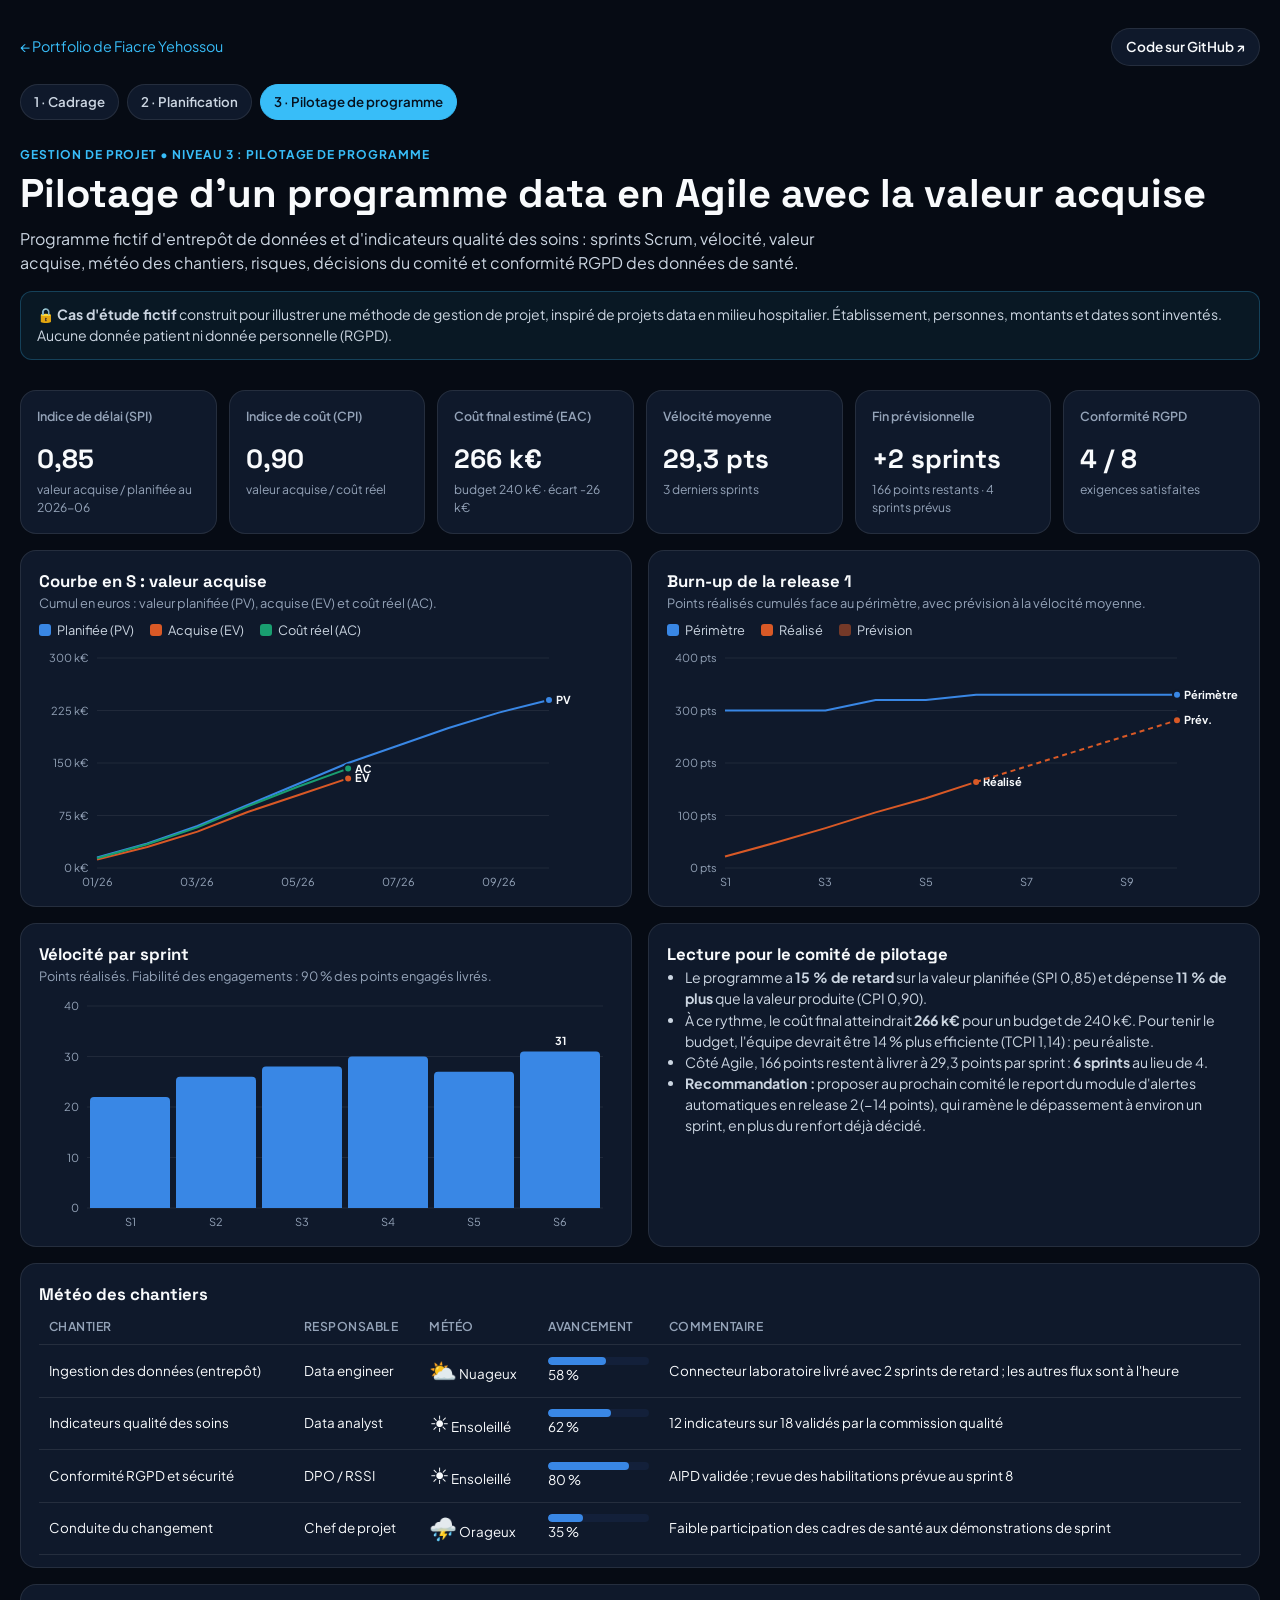
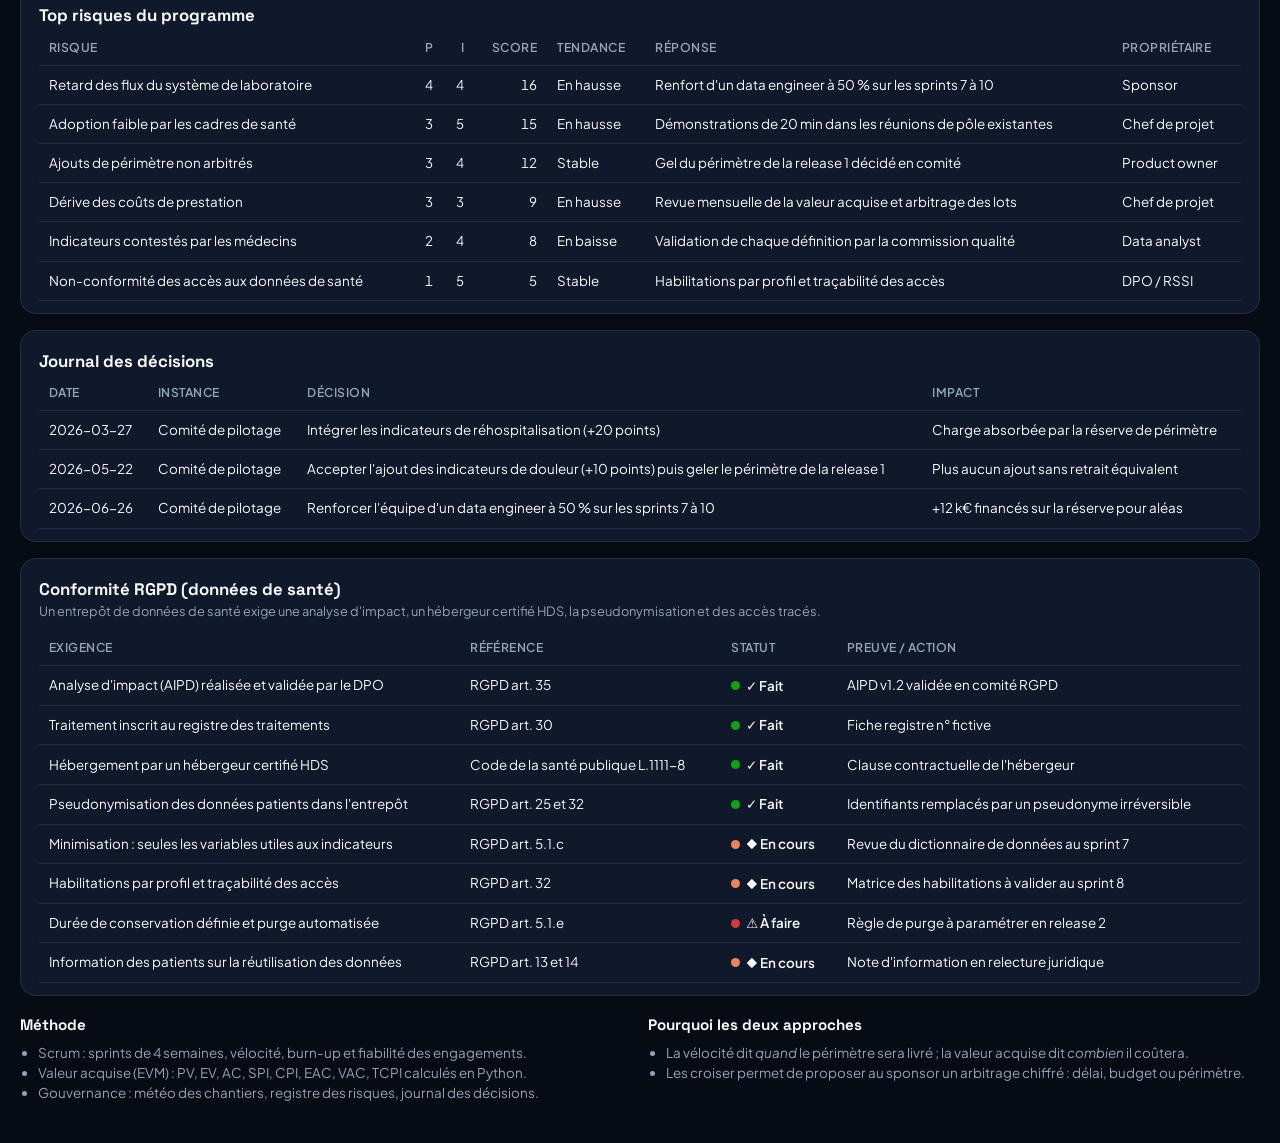
<file: 03-pilotage-programme/index.html>
<!DOCTYPE html>
<html lang="fr">
<head>
<meta charset="UTF-8">
<meta name="viewport" content="width=device-width, initial-scale=1.0">
<title>Pilotage d&#x27;un programme data en Agile avec la valeur acquise | Fiacre Yehossou</title>
<meta name="description" content="Programme fictif d&#x27;entrepôt de données et d&#x27;indicateurs qualité des soins : sprints Scrum, vélocité, valeur acquise, météo des chantiers, risques, décisions du comité et conformité RGPD des données de santé.">
<link rel="preconnect" href="https://fonts.googleapis.com">
<link rel="preconnect" href="https://fonts.gstatic.com" crossorigin>
<link href="https://fonts.googleapis.com/css2?family=Plus+Jakarta+Sans:wght@400;500;600;700&family=Space+Grotesk:wght@500;600;700&display=swap" rel="stylesheet">
<style>
  :root {
    color-scheme: dark;
    --bg: #060b14; --surface: #0f192b; --surface-2: #13203a;
    --text: #f8fafc; --text-2: #cbd5e1; --muted: #94a3b8;
    --grid: rgba(255,255,255,0.07); --border: rgba(255,255,255,0.09);
    --accent: #38bdf8;
    --series-1: #3987e5; --series-2: #d95926;
    --good: #0ca30c; --serious: #ec835a; --critical: #d03b3b;
  }
  * { box-sizing: border-box; margin: 0; padding: 0; }
  body { background: var(--bg); color: var(--text); font-family: 'Plus Jakarta Sans', system-ui, sans-serif; line-height: 1.5; }
  a { color: var(--accent); text-decoration: none; }
  a:hover { text-decoration: underline; }
  .wrap { width: min(1240px, calc(100% - 32px)); margin: 0 auto; }
  header { padding: 28px 0 8px; }
  .topbar { display: flex; justify-content: space-between; align-items: center; gap: 12px; flex-wrap: wrap; font-size: .9rem; }
  .topbar .links { display: flex; gap: 10px; flex-wrap: wrap; }
  .btn { display: inline-flex; align-items: center; gap: 6px; padding: 8px 14px; border-radius: 999px; border: 1px solid var(--border); background: var(--surface); color: var(--text); font-weight: 600; font-size: .85rem; }
  .btn:hover { border-color: var(--accent); text-decoration: none; }
  .kicker { display: inline-block; margin-top: 26px; font-size: .75rem; letter-spacing: .08em; text-transform: uppercase; color: var(--accent); font-weight: 700; }
  h1 { font-family: 'Space Grotesk', sans-serif; font-size: clamp(1.7rem, 3.4vw, 2.5rem); line-height: 1.15; margin: 6px 0 10px; }
  .lead { color: var(--text-2); max-width: 860px; }
  .notice { margin-top: 16px; padding: 12px 16px; border-radius: 12px; background: rgba(56,189,248,.07); border: 1px solid rgba(56,189,248,.25); color: var(--text-2); font-size: .88rem; }
  .filters { display: flex; flex-wrap: wrap; gap: 8px; margin: 24px 0 18px; align-items: center; }
  .filters span { color: var(--muted); font-size: .85rem; margin-right: 4px; }
  .chip { padding: 7px 13px; border-radius: 999px; border: 1px solid var(--border); background: var(--surface); color: var(--text-2); font: inherit; font-size: .83rem; font-weight: 600; cursor: pointer; }
  .chip[aria-pressed="true"] { background: var(--accent); color: #06111f; border-color: var(--accent); }
  .kpis { display: grid; grid-template-columns: repeat(6, 1fr); gap: 12px; }
  .tile { background: var(--surface); border: 1px solid var(--border); border-radius: 16px; padding: 16px; }
  .tile .lbl { color: var(--muted); font-size: .78rem; font-weight: 600; min-height: 2.4em; }
  .tile .val { font-family: 'Space Grotesk', sans-serif; font-size: 1.65rem; font-weight: 700; margin-top: 4px; }
  .tile .sub { color: var(--muted); font-size: .76rem; }
  .grid { display: grid; grid-template-columns: 1fr 1fr; gap: 16px; margin-top: 16px; }
  .card { background: var(--surface); border: 1px solid var(--border); border-radius: 16px; padding: 18px 18px 12px; position: relative; }
  .card h2 { font-family: 'Space Grotesk', sans-serif; font-size: 1.05rem; }
  .card .desc { color: var(--muted); font-size: .8rem; margin-bottom: 8px; }
  .legend { display: flex; gap: 16px; font-size: .8rem; color: var(--text-2); margin-bottom: 4px; }
  .legend i { display: inline-block; width: 12px; height: 12px; border-radius: 3px; margin-right: 6px; vertical-align: -1px; }
  svg { display: block; width: 100%; height: auto; overflow: visible; }
  .axis text, .lab { fill: var(--muted); font-size: 11px; font-family: 'Plus Jakarta Sans', sans-serif; }
  .lab-strong { fill: var(--text); font-size: 11px; font-weight: 700; }
  .gridline { stroke: var(--grid); stroke-width: 1; }
  .tip { position: fixed; pointer-events: none; background: #0b1424; border: 1px solid rgba(255,255,255,.18); border-radius: 10px; padding: 8px 10px; font-size: .8rem; color: var(--text); box-shadow: 0 8px 24px rgba(0,0,0,.45); opacity: 0; transition: opacity .12s; z-index: 10; max-width: 260px; }
  .tip b { font-weight: 700; }
  .tablecard { margin-top: 16px; }
  .tablehead { display: flex; justify-content: space-between; align-items: center; gap: 10px; flex-wrap: wrap; margin-bottom: 10px; }
  .tablewrap { overflow-x: auto; }
  table { width: 100%; border-collapse: collapse; font-size: .84rem; min-width: 720px; }
  th, td { text-align: left; padding: 9px 10px; border-bottom: 1px solid var(--border); white-space: nowrap; }
  th { color: var(--muted); font-weight: 600; font-size: .76rem; text-transform: uppercase; letter-spacing: .04em; }
  td.num, th.num { text-align: right; font-variant-numeric: tabular-nums; }
  .status { display: inline-flex; align-items: center; gap: 6px; font-weight: 600; color: var(--text); }
  .status .dot { width: 9px; height: 9px; border-radius: 50%; display: inline-block; }
  .method { margin: 18px 0 40px; color: var(--muted); font-size: .84rem; display: grid; grid-template-columns: 1fr 1fr; gap: 16px; }
  .method h3 { color: var(--text); font-size: .95rem; margin-bottom: 6px; font-family: 'Space Grotesk', sans-serif; }
  .method ul { padding-left: 18px; }
  @media (max-width: 1100px) { .kpis { grid-template-columns: repeat(3, 1fr); } }
  @media (max-width: 860px) { .grid, .method { grid-template-columns: 1fr; } }
  @media (max-width: 520px) { .kpis { grid-template-columns: repeat(2, 1fr); } .tile .val { font-size: 1.35rem; } }

  .tabs { display:flex; gap:8px; flex-wrap:wrap; margin-top:18px; }
  .tabs a { padding:7px 13px; border-radius:999px; border:1px solid var(--border); background:var(--surface); color:var(--text-2); font-size:.83rem; font-weight:600; }
  .tabs a.on { background:var(--accent); color:#06111f; border-color:var(--accent); }
  .tabs a:hover { text-decoration:none; border-color:var(--accent); }
  .level { display:inline-block; margin-left:8px; padding:2px 9px; border-radius:999px; font-size:.7rem; border:1px solid var(--border); color:var(--text-2); vertical-align:middle; }
  .doc { display:grid; grid-template-columns: 1fr 1fr; gap:16px; margin-top:16px; }
  .doc .card p, .doc .card li { color:var(--text-2); font-size:.88rem; }
  .doc .card ul { padding-left:18px; margin-top:6px; }
  .doc .card li { margin-bottom:4px; }
  .full { grid-column: 1 / -1; }
  .letter { display:inline-flex; align-items:center; justify-content:center; min-width:30px; height:26px; padding:0 6px; border-radius:7px; font-weight:700; font-size:.78rem; border:1px solid var(--border); color:var(--text-2); }
  .letter.A { background:var(--accent); color:#06111f; border-color:var(--accent); }
  .letter.R { border-color:var(--accent); color:var(--text); }
  td.c, th.c { text-align:center; }
  .riskgrid { display:grid; grid-template-columns: 34px repeat(5, 1fr); gap:4px; font-size:.75rem; }
  .riskgrid .cell { aspect-ratio: 1.6; border-radius:8px; display:flex; align-items:center; justify-content:center; font-weight:700; color:#06111f; position:relative; }
  .riskgrid .ax { color:var(--muted); display:flex; align-items:center; justify-content:center; }
  .z1 { background:#1f3a2a; color:var(--text-2) !important; } .z2 { background:#7a5a1e; } .z3 { background:#b4532f; } .z4 { background:#a3302f; color:var(--text) !important; }
  .meteo { font-size:1.4rem; }
  .bar { height:8px; border-radius:4px; background:var(--surface-2); overflow:hidden; min-width:90px; }
  .bar > i { display:block; height:100%; background:var(--series-1); border-radius:4px; }
  .doc > *, .grid > *, main > * { min-width: 0; }
  .kpis-4 { grid-template-columns: repeat(4, 1fr); }
  @media (max-width: 860px) { .doc { grid-template-columns: 1fr; } .kpis-4 { grid-template-columns: repeat(2, 1fr); } }
</style>
</head>
<body>
<header class="wrap">
  <div class="topbar">
    <a href="https://portfolio-fiacre-yehossou.vercel.app/#projets">← Portfolio de Fiacre Yehossou</a>
    <div class="links"><a class="btn" href="https://github.com/finagnon/gestion-de-projet-sante" target="_blank" rel="noopener noreferrer">Code sur GitHub ↗</a></div>
  </div>
  <nav class="tabs" aria-label="Les trois cas de gestion de projet"><a class="" href="https://portfolio-fiacre-yehossou.vercel.app/gestion-projet-1-cadrage.html">1 · Cadrage</a><a class="" href="https://portfolio-fiacre-yehossou.vercel.app/gestion-projet-2-planification.html">2 · Planification</a><a class="on" href="https://portfolio-fiacre-yehossou.vercel.app/gestion-projet-3-pilotage.html">3 · Pilotage de programme</a></nav>
  <span class="kicker">Gestion de projet • Niveau 3 : pilotage de programme</span>
  <h1>Pilotage d&#x27;un programme data en Agile avec la valeur acquise</h1>
  <p class="lead">Programme fictif d&#x27;entrepôt de données et d&#x27;indicateurs qualité des soins : sprints Scrum, vélocité, valeur acquise, météo des chantiers, risques, décisions du comité et conformité RGPD des données de santé.</p>
  <p class="notice">🔒 <b>Cas d'étude fictif</b> construit pour illustrer une méthode de gestion de projet, inspiré de projets data en milieu hospitalier. Établissement, personnes, montants et dates sont inventés. Aucune donnée patient ni donnée personnelle (RGPD).</p>
</header>
<main class="wrap">
<section class="kpis kpis-6" style="margin-top:22px"><div class="tile"><div class="lbl">Indice de délai (SPI)</div><div class="val">0,85</div><div class="sub">valeur acquise / planifiée au 2026-06</div></div><div class="tile"><div class="lbl">Indice de coût (CPI)</div><div class="val">0,90</div><div class="sub">valeur acquise / coût réel</div></div><div class="tile"><div class="lbl">Coût final estimé (EAC)</div><div class="val">266 k€</div><div class="sub">budget 240 k€ · écart -26 k€</div></div><div class="tile"><div class="lbl">Vélocité moyenne</div><div class="val">29,3 pts</div><div class="sub">3 derniers sprints</div></div><div class="tile"><div class="lbl">Fin prévisionnelle</div><div class="val">+2 sprints</div><div class="sub">166 points restants · 4 sprints prévus</div></div><div class="tile"><div class="lbl">Conformité RGPD</div><div class="val">4 / 8</div><div class="sub">exigences satisfaites</div></div></section>
<section class="grid">
  <div class="card">
    <h2>Courbe en S : valeur acquise</h2>
    <p class="desc">Cumul en euros : valeur planifiée (PV), acquise (EV) et coût réel (AC).</p>
    <div class="legend"><span><i style="background:var(--series-1)"></i>Planifiée (PV)</span><span><i style="background:var(--series-2)"></i>Acquise (EV)</span><span><i style="background:#199e70"></i>Coût réel (AC)</span></div>
    <div id="chart-evm"></div>
  </div>
  <div class="card">
    <h2>Burn-up de la release 1</h2>
    <p class="desc">Points réalisés cumulés face au périmètre, avec prévision à la vélocité moyenne.</p>
    <div class="legend"><span><i style="background:var(--series-1)"></i>Périmètre</span><span><i style="background:var(--series-2)"></i>Réalisé</span><span><i style="background:var(--series-2);opacity:.5"></i>Prévision</span></div>
    <div id="chart-burnup"></div>
  </div>
  <div class="card">
    <h2>Vélocité par sprint</h2>
    <p class="desc">Points réalisés. Fiabilité des engagements : 90 % des points engagés livrés.</p>
    <div id="chart-velo"></div>
  </div>
  <div class="card">
    <h2>Lecture pour le comité de pilotage</h2>
    <ul style="padding-left:18px;color:var(--text-2);font-size:.88rem">
      <li>Le programme a <b>15 % de retard</b> sur la valeur planifiée (SPI 0,85) et dépense <b>11 % de plus</b> que la valeur produite (CPI 0,90).</li>
      <li>À ce rythme, le coût final atteindrait <b>266 k€</b> pour un budget de 240 k€. Pour tenir le budget, l'équipe devrait être 14 % plus efficiente (TCPI 1,14) : peu réaliste.</li>
      <li>Côté Agile, 166 points restent à livrer à 29,3 points par sprint : <b>6 sprints</b> au lieu de 4.</li>
      <li><b>Recommandation :</b> proposer au prochain comité le report du module d'alertes automatiques en release 2 (−14 points), qui ramène le dépassement à environ un sprint, en plus du renfort déjà décidé.</li>
    </ul>
  </div>
</section>
<section class="card tablecard"><h2>Météo des chantiers</h2><div class="tablewrap"><table><thead><tr><th class="">Chantier</th><th class="">Responsable</th><th class="">Météo</th><th class="">Avancement</th><th class="">Commentaire</th></tr></thead><tbody><tr><td class="" style="white-space:normal">Ingestion des données (entrepôt)</td><td class="" style="white-space:normal">Data engineer</td><td class="" style="white-space:normal"><span class="meteo" title="Nuageux">⛅</span> Nuageux</td><td class="" style="white-space:normal"><div class="bar"><i style="width:58%"></i></div>58 %</td><td class="" style="white-space:normal">Connecteur laboratoire livré avec 2 sprints de retard ; les autres flux sont à l&#x27;heure</td></tr><tr><td class="" style="white-space:normal">Indicateurs qualité des soins</td><td class="" style="white-space:normal">Data analyst</td><td class="" style="white-space:normal"><span class="meteo" title="Ensoleillé">☀️</span> Ensoleillé</td><td class="" style="white-space:normal"><div class="bar"><i style="width:62%"></i></div>62 %</td><td class="" style="white-space:normal">12 indicateurs sur 18 validés par la commission qualité</td></tr><tr><td class="" style="white-space:normal">Conformité RGPD et sécurité</td><td class="" style="white-space:normal">DPO / RSSI</td><td class="" style="white-space:normal"><span class="meteo" title="Ensoleillé">☀️</span> Ensoleillé</td><td class="" style="white-space:normal"><div class="bar"><i style="width:80%"></i></div>80 %</td><td class="" style="white-space:normal">AIPD validée ; revue des habilitations prévue au sprint 8</td></tr><tr><td class="" style="white-space:normal">Conduite du changement</td><td class="" style="white-space:normal">Chef de projet</td><td class="" style="white-space:normal"><span class="meteo" title="Orageux">⛈️</span> Orageux</td><td class="" style="white-space:normal"><div class="bar"><i style="width:35%"></i></div>35 %</td><td class="" style="white-space:normal">Faible participation des cadres de santé aux démonstrations de sprint</td></tr></tbody></table></div></section>
<section class="card tablecard"><h2>Top risques du programme</h2><div class="tablewrap"><table><thead><tr><th class="">Risque</th><th class="num">P</th><th class="num">I</th><th class="num">Score</th><th class="">Tendance</th><th class="">Réponse</th><th class="">Propriétaire</th></tr></thead><tbody><tr><td class="" style="white-space:normal">Retard des flux du système de laboratoire</td><td class="num" style="white-space:normal">4</td><td class="num" style="white-space:normal">4</td><td class="num" style="white-space:normal">16</td><td class="" style="white-space:normal">En hausse</td><td class="" style="white-space:normal">Renfort d&#x27;un data engineer à 50 % sur les sprints 7 à 10</td><td class="" style="white-space:normal">Sponsor</td></tr><tr><td class="" style="white-space:normal">Adoption faible par les cadres de santé</td><td class="num" style="white-space:normal">3</td><td class="num" style="white-space:normal">5</td><td class="num" style="white-space:normal">15</td><td class="" style="white-space:normal">En hausse</td><td class="" style="white-space:normal">Démonstrations de 20 min dans les réunions de pôle existantes</td><td class="" style="white-space:normal">Chef de projet</td></tr><tr><td class="" style="white-space:normal">Ajouts de périmètre non arbitrés</td><td class="num" style="white-space:normal">3</td><td class="num" style="white-space:normal">4</td><td class="num" style="white-space:normal">12</td><td class="" style="white-space:normal">Stable</td><td class="" style="white-space:normal">Gel du périmètre de la release 1 décidé en comité</td><td class="" style="white-space:normal">Product owner</td></tr><tr><td class="" style="white-space:normal">Dérive des coûts de prestation</td><td class="num" style="white-space:normal">3</td><td class="num" style="white-space:normal">3</td><td class="num" style="white-space:normal">9</td><td class="" style="white-space:normal">En hausse</td><td class="" style="white-space:normal">Revue mensuelle de la valeur acquise et arbitrage des lots</td><td class="" style="white-space:normal">Chef de projet</td></tr><tr><td class="" style="white-space:normal">Indicateurs contestés par les médecins</td><td class="num" style="white-space:normal">2</td><td class="num" style="white-space:normal">4</td><td class="num" style="white-space:normal">8</td><td class="" style="white-space:normal">En baisse</td><td class="" style="white-space:normal">Validation de chaque définition par la commission qualité</td><td class="" style="white-space:normal">Data analyst</td></tr><tr><td class="" style="white-space:normal">Non-conformité des accès aux données de santé</td><td class="num" style="white-space:normal">1</td><td class="num" style="white-space:normal">5</td><td class="num" style="white-space:normal">5</td><td class="" style="white-space:normal">Stable</td><td class="" style="white-space:normal">Habilitations par profil et traçabilité des accès</td><td class="" style="white-space:normal">DPO / RSSI</td></tr></tbody></table></div></section>
<section class="card tablecard"><h2>Journal des décisions</h2><div class="tablewrap"><table><thead><tr><th class="">Date</th><th class="">Instance</th><th class="">Décision</th><th class="">Impact</th></tr></thead><tbody><tr><td class="" style="white-space:normal">2026-03-27</td><td class="" style="white-space:normal">Comité de pilotage</td><td class="" style="white-space:normal">Intégrer les indicateurs de réhospitalisation (+20 points)</td><td class="" style="white-space:normal">Charge absorbée par la réserve de périmètre</td></tr><tr><td class="" style="white-space:normal">2026-05-22</td><td class="" style="white-space:normal">Comité de pilotage</td><td class="" style="white-space:normal">Accepter l&#x27;ajout des indicateurs de douleur (+10 points) puis geler le périmètre de la release 1</td><td class="" style="white-space:normal">Plus aucun ajout sans retrait équivalent</td></tr><tr><td class="" style="white-space:normal">2026-06-26</td><td class="" style="white-space:normal">Comité de pilotage</td><td class="" style="white-space:normal">Renforcer l&#x27;équipe d&#x27;un data engineer à 50 % sur les sprints 7 à 10</td><td class="" style="white-space:normal">+12 k€ financés sur la réserve pour aléas</td></tr></tbody></table></div></section>
<section class="card tablecard"><h2>Conformité RGPD (données de santé)</h2>
<p class="desc">Un entrepôt de données de santé exige une analyse d'impact, un hébergeur certifié HDS, la pseudonymisation et des accès tracés.</p>
<div class="tablewrap"><table><thead><tr><th class="">Exigence</th><th class="">Référence</th><th class="">Statut</th><th class="">Preuve / action</th></tr></thead><tbody><tr><td class="" style="white-space:normal">Analyse d&#x27;impact (AIPD) réalisée et validée par le DPO</td><td class="" style="white-space:normal">RGPD art. 35</td><td class="" style="white-space:normal"><span class="status"><span class="dot" style="background:var(--good)"></span>✓ Fait</span></td><td class="" style="white-space:normal">AIPD v1.2 validée en comité RGPD</td></tr><tr><td class="" style="white-space:normal">Traitement inscrit au registre des traitements</td><td class="" style="white-space:normal">RGPD art. 30</td><td class="" style="white-space:normal"><span class="status"><span class="dot" style="background:var(--good)"></span>✓ Fait</span></td><td class="" style="white-space:normal">Fiche registre n° fictive</td></tr><tr><td class="" style="white-space:normal">Hébergement par un hébergeur certifié HDS</td><td class="" style="white-space:normal">Code de la santé publique L.1111-8</td><td class="" style="white-space:normal"><span class="status"><span class="dot" style="background:var(--good)"></span>✓ Fait</span></td><td class="" style="white-space:normal">Clause contractuelle de l&#x27;hébergeur</td></tr><tr><td class="" style="white-space:normal">Pseudonymisation des données patients dans l&#x27;entrepôt</td><td class="" style="white-space:normal">RGPD art. 25 et 32</td><td class="" style="white-space:normal"><span class="status"><span class="dot" style="background:var(--good)"></span>✓ Fait</span></td><td class="" style="white-space:normal">Identifiants remplacés par un pseudonyme irréversible</td></tr><tr><td class="" style="white-space:normal">Minimisation : seules les variables utiles aux indicateurs</td><td class="" style="white-space:normal">RGPD art. 5.1.c</td><td class="" style="white-space:normal"><span class="status"><span class="dot" style="background:var(--serious)"></span>◆ En cours</span></td><td class="" style="white-space:normal">Revue du dictionnaire de données au sprint 7</td></tr><tr><td class="" style="white-space:normal">Habilitations par profil et traçabilité des accès</td><td class="" style="white-space:normal">RGPD art. 32</td><td class="" style="white-space:normal"><span class="status"><span class="dot" style="background:var(--serious)"></span>◆ En cours</span></td><td class="" style="white-space:normal">Matrice des habilitations à valider au sprint 8</td></tr><tr><td class="" style="white-space:normal">Durée de conservation définie et purge automatisée</td><td class="" style="white-space:normal">RGPD art. 5.1.e</td><td class="" style="white-space:normal"><span class="status"><span class="dot" style="background:var(--critical)"></span>⚠ À faire</span></td><td class="" style="white-space:normal">Règle de purge à paramétrer en release 2</td></tr><tr><td class="" style="white-space:normal">Information des patients sur la réutilisation des données</td><td class="" style="white-space:normal">RGPD art. 13 et 14</td><td class="" style="white-space:normal"><span class="status"><span class="dot" style="background:var(--serious)"></span>◆ En cours</span></td><td class="" style="white-space:normal">Note d&#x27;information en relecture juridique</td></tr></tbody></table></div></section>
<section class="method"><div><h3>Méthode</h3><ul><li>Scrum : sprints de 4 semaines, vélocité, burn-up et fiabilité des engagements.</li>
<li>Valeur acquise (EVM) : PV, EV, AC, SPI, CPI, EAC, VAC, TCPI calculés en Python.</li><li>Gouvernance : météo des chantiers, registre des risques, journal des décisions.</li></ul></div>
<div><h3>Pourquoi les deux approches</h3><ul><li>La vélocité dit <i>quand</i> le périmètre sera livré ; la valeur acquise dit <i>combien</i> il coûtera.</li>
<li>Les croiser permet de proposer au sponsor un arbitrage chiffré : délai, budget ou périmètre.</li></ul></div></section>
</main>
<div class="tip" id="tip" role="status" aria-live="polite"></div>
<script>
const DATA = {"mois": ["01/26", "02/26", "03/26", "04/26", "05/26", "06/26", "07/26", "08/26", "09/26", "10/26"], "pv": [15000.0, 35000.0, 60000.0, 90000.0, 120000.0, 150000.0, 175000.0, 200000.0, 222000.0, 240000.0], "ev": [12000.0, 30000.0, 52000.0, 80000.0, 104000.0, 128000.0, null, null, null, null], "ac": [14000.0, 34000.0, 58000.0, 88000.0, 116000.0, 142000.0, null, null, null, null], "sprints": ["S1", "S2", "S3", "S4", "S5", "S6", "S7", "S8", "S9", "S10"], "scope": [300.0, 300.0, 300.0, 320.0, 320.0, 330.0, 330.0, 330.0, 330.0, 330.0], "realise": [22.0, 48.0, 76.0, 106.0, 133.0, 164.0, null, null, null, null], "prevision": [null, null, null, null, null, 164.0, 193.33333333333334, 222.66666666666666, 252.0, 281.3333333333333], "velo": [{"label": "S1", "v": 22.0}, {"label": "S2", "v": 26.0}, {"label": "S3", "v": 28.0}, {"label": "S4", "v": 30.0}, {"label": "S5", "v": 27.0}, {"label": "S6", "v": 31.0}], "engages": [28.0, 30.0, 30.0, 32.0, 30.0, 32.0]};
const NS = 'http://www.w3.org/2000/svg';
const tip = document.getElementById('tip');
const fmtNum = (v, d = 0) => new Intl.NumberFormat('fr-FR', { maximumFractionDigits: d, minimumFractionDigits: d }).format(v);
const fmtEur = v => fmtNum(v) + ' €';
const fmtK = v => fmtNum(v / 1000) + ' k€';
function el(name, attrs = {}, parent) {
  const e = document.createElementNS(NS, name);
  for (const [k, v] of Object.entries(attrs)) e.setAttribute(k, v);
  if (parent) parent.appendChild(e);
  return e;
}
function showTip(html, evt) {
  tip.innerHTML = html; tip.style.opacity = 1;
  const x = Math.min(evt.clientX + 14, window.innerWidth - tip.offsetWidth - 8);
  const y = Math.max(evt.clientY - tip.offsetHeight - 12, 8);
  tip.style.left = x + 'px'; tip.style.top = y + 'px';
}
function hideTip() { tip.style.opacity = 0; }
function cw(c) { return Math.max(Math.round(c.getBoundingClientRect().width) || 560, 280); }
function niceMax(v) { const p = Math.pow(10, Math.floor(Math.log10(v))); for (const m of [1, 1.2, 1.5, 2, 2.5, 3, 4, 5, 6, 8, 10]) if (m * p >= v) return m * p; return 10 * p; }

/* Courbe (1 série) avec réticule + infobulle */
function lineChart(container, pts, { fmtAxis, fmtTip, color = 'var(--series-1)' }) {
  container.innerHTML = '';
  const W = cw(container), H = 240, m = { t: 12, r: 14, b: 26, l: 58 };
  const svg = el('svg', { viewBox: `0 0 ${W} ${H}`, role: 'img', 'aria-label': 'Courbe mensuelle' }, container);
  const max = niceMax(Math.max(...pts.map(p => p.v)) * 1.05);
  const x = i => m.l + i * (W - m.l - m.r) / (pts.length - 1), y = v => H - m.b - v / max * (H - m.t - m.b);
  const g = el('g', { class: 'axis' }, svg);
  for (let k = 0; k <= 4; k++) { const v = max * k / 4; el('line', { x1: m.l, x2: W - m.r, y1: y(v), y2: y(v), class: 'gridline' }, g); const t = el('text', { x: m.l - 8, y: y(v) + 4, 'text-anchor': 'end' }, g); t.textContent = fmtAxis(v); }
  pts.forEach((p, i) => { if (i % (W < 420 ? 3 : 2) === 0 || pts.length <= 6) { const t = el('text', { x: x(i), y: H - 8, 'text-anchor': 'middle' }, g); t.textContent = p.label; } });
  el('path', { d: pts.map((p, i) => (i ? 'L' : 'M') + x(i) + ',' + y(p.v)).join(''), fill: 'none', stroke: color, 'stroke-width': 2, 'stroke-linejoin': 'round' }, svg);
  const last = pts[pts.length - 1];
  el('circle', { cx: x(pts.length - 1), cy: y(last.v), r: 4, fill: color, stroke: 'var(--surface)', 'stroke-width': 2 }, svg);
  const lt = el('text', { x: x(pts.length - 1) - 6, y: y(last.v) - 10, 'text-anchor': 'end', class: 'lab-strong' }, svg); lt.textContent = fmtAxis(last.v);
  const cross = el('line', { y1: m.t, y2: H - m.b, stroke: 'rgba(255,255,255,.35)', 'stroke-width': 1, opacity: 0 }, svg);
  const dot = el('circle', { r: 5, fill: color, stroke: 'var(--surface)', 'stroke-width': 2, opacity: 0 }, svg);
  const hit = el('rect', { x: m.l, y: m.t, width: W - m.l - m.r, height: H - m.t - m.b, fill: 'transparent' }, svg);
  hit.addEventListener('mousemove', e => {
    const r = svg.getBoundingClientRect(); const px = (e.clientX - r.left) * W / r.width;
    const i = Math.max(0, Math.min(pts.length - 1, Math.round((px - m.l) / ((W - m.l - m.r) / (pts.length - 1)))));
    cross.setAttribute('x1', x(i)); cross.setAttribute('x2', x(i)); cross.setAttribute('opacity', 1);
    dot.setAttribute('cx', x(i)); dot.setAttribute('cy', y(pts[i].v)); dot.setAttribute('opacity', 1);
    showTip(fmtTip(pts[i]), e);
  });
  hit.addEventListener('mouseleave', () => { cross.setAttribute('opacity', 0); dot.setAttribute('opacity', 0); hideTip(); });
}

/* Barres verticales (1 série) */
function barChart(container, pts, { fmtAxis, fmtTip, color = 'var(--series-1)' }) {
  container.innerHTML = '';
  const W = cw(container), H = 240, m = { t: 12, r: 10, b: 26, l: 48 };
  const svg = el('svg', { viewBox: `0 0 ${W} ${H}`, role: 'img', 'aria-label': 'Barres mensuelles' }, container);
  const max = niceMax(Math.max(...pts.map(p => p.v), 0.0001) * 1.1);
  const bw = (W - m.l - m.r) / pts.length, y = v => H - m.b - v / max * (H - m.t - m.b);
  const g = el('g', { class: 'axis' }, svg);
  for (let k = 0; k <= 4; k++) { const v = max * k / 4; el('line', { x1: m.l, x2: W - m.r, y1: y(v), y2: y(v), class: 'gridline' }, g); const t = el('text', { x: m.l - 8, y: y(v) + 4, 'text-anchor': 'end' }, g); t.textContent = fmtAxis(v); }
  const top = pts.reduce((a, b) => (b.v > a.v ? b : a));
  pts.forEach((p, i) => {
    const x0 = m.l + i * bw + 3, w = bw - 6, h = Math.max(H - m.b - y(p.v), 0), r = Math.min(4, w / 2, h);
    const yTop = H - m.b - h;
    const d = h > 0 ? `M${x0},${H - m.b} V${yTop + r} Q${x0},${yTop} ${x0 + r},${yTop} H${x0 + w - r} Q${x0 + w},${yTop} ${x0 + w},${yTop + r} V${H - m.b} Z` : '';
    if (d) el('path', { d, fill: color }, svg);
    if (W >= 420 || i % 2 === 0) { const t = el('text', { x: x0 + w / 2, y: H - 8, 'text-anchor': 'middle', class: 'lab' }, svg); t.textContent = p.label; }
    if (p === top) { const lt = el('text', { x: x0 + w / 2, y: yTop - 6, 'text-anchor': 'middle', class: 'lab-strong' }, svg); lt.textContent = fmtAxis(p.v); }
    const hit = el('rect', { x: m.l + i * bw, y: m.t, width: bw, height: H - m.t - m.b, fill: 'transparent' }, svg);
    hit.addEventListener('mousemove', e => showTip(fmtTip(p), e)); hit.addEventListener('mouseleave', hideTip);
  });
}

/* Barres horizontales groupées (1 ou 2 séries) */
function hbarChart(container, rows, series, { fmtVal, fmtTip, labelW = 170 }) {
  container.innerHTML = '';
  const rowH = series.length > 1 ? 34 : 30, W = cw(container), m = { t: 6, r: 56, b: 6, l: Math.min(labelW, Math.round(W * 0.38)) };
  const H = m.t + m.b + rows.length * rowH;
  const svg = el('svg', { viewBox: `0 0 ${W} ${H}`, role: 'img', 'aria-label': 'Barres horizontales' }, container);
  const max = Math.max(...rows.flatMap(r => series.map(s => r[s.key]))) * 1.02;
  const x = v => m.l + v / max * (W - m.l - m.r);
  const bh = series.length > 1 ? 11 : 16;
  rows.forEach((r, i) => {
    const y0 = m.t + i * rowH;
    const t = el('text', { x: m.l - 10, y: y0 + rowH / 2 + 4, 'text-anchor': 'end', class: 'lab' }, svg); const maxC = Math.floor((m.l - 16) / 5.9); t.textContent = r.label.length > maxC ? r.label.slice(0, maxC - 1) + '…' : r.label;
    series.forEach((s, j) => {
      const yy = y0 + (rowH - bh * series.length - 2 * (series.length - 1)) / 2 + j * (bh + 2);
      const w = Math.max(x(r[s.key]) - m.l, 0), rr = Math.min(4, bh / 2, w);
      el('path', { d: `M${m.l},${yy} H${m.l + w - rr} Q${m.l + w},${yy} ${m.l + w},${yy + rr} V${yy + bh - rr} Q${m.l + w},${yy + bh} ${m.l + w - rr},${yy + bh} H${m.l} Z`, fill: s.color }, svg);
      const lt = el('text', { x: m.l + w + 6, y: yy + bh / 2 + 4, class: j === series.length - 1 ? 'lab-strong' : 'lab' }, svg); lt.textContent = fmtVal(r[s.key]);
    });
    const hit = el('rect', { x: 0, y: y0, width: W, height: rowH, fill: 'transparent' }, svg);
    hit.addEventListener('mousemove', e => showTip(fmtTip(r), e)); hit.addEventListener('mouseleave', hideTip);
  });
}

/* Courbes multi-séries (même unité) avec réticule + infobulle ; valeurs null = non tracées */
function multiLine(container, labels, series, { fmtAxis, fmtTip, minY = 0 }) {
  container.innerHTML = '';
  const W = cw(container), H = 250, m = { t: 14, r: 64, b: 26, l: 58 };
  const svg = el('svg', { viewBox: `0 0 ${W} ${H}`, role: 'img', 'aria-label': 'Courbes' }, container);
  const all = series.flatMap(s => s.values.filter(v => v !== null));
  const max = niceMax(Math.max(...all) * 1.05);
  const x = i => m.l + i * (W - m.l - m.r) / (labels.length - 1), y = v => H - m.b - (v - minY) / (max - minY) * (H - m.t - m.b);
  const g = el('g', { class: 'axis' }, svg);
  for (let k = 0; k <= 4; k++) { const v = minY + (max - minY) * k / 4; el('line', { x1: m.l, x2: W - m.r, y1: y(v), y2: y(v), class: 'gridline' }, g); const t = el('text', { x: m.l - 8, y: y(v) + 4, 'text-anchor': 'end' }, g); t.textContent = fmtAxis(v); }
  const step = W < 420 ? 3 : (labels.length > 8 ? 2 : 1);
  labels.forEach((l, i) => { if (i % step === 0) { const t = el('text', { x: x(i), y: H - 8, 'text-anchor': 'middle' }, g); t.textContent = l; } });
  series.forEach(s => {
    let d = '', started = false;
    s.values.forEach((v, i) => { if (v === null) { started = false; return; } d += (started ? 'L' : 'M') + x(i) + ',' + y(v); started = true; });
    el('path', { d, fill: 'none', stroke: s.color, 'stroke-width': 2, 'stroke-dasharray': s.dash || '', 'stroke-linejoin': 'round' }, svg);
    const li = s.values.map((v, i) => v === null ? -1 : i).filter(i => i >= 0).pop();
    if (li !== undefined) {
      el('circle', { cx: x(li), cy: y(s.values[li]), r: 4, fill: s.color, stroke: 'var(--surface)', 'stroke-width': 2 }, svg);
      const t = el('text', { x: x(li) + 7, y: y(s.values[li]) + 4, class: 'lab-strong' }, svg); t.textContent = s.short || s.name;
    }
  });
  const cross = el('line', { y1: m.t, y2: H - m.b, stroke: 'rgba(255,255,255,.35)', 'stroke-width': 1, opacity: 0 }, svg);
  const hit = el('rect', { x: m.l, y: m.t, width: W - m.l - m.r, height: H - m.t - m.b, fill: 'transparent' }, svg);
  hit.addEventListener('mousemove', e => {
    const r = svg.getBoundingClientRect(); const px = (e.clientX - r.left) * W / r.width;
    const i = Math.max(0, Math.min(labels.length - 1, Math.round((px - m.l) / ((W - m.l - m.r) / (labels.length - 1)))));
    cross.setAttribute('x1', x(i)); cross.setAttribute('x2', x(i)); cross.setAttribute('opacity', 1);
    showTip(fmtTip(i), e);
  });
  hit.addEventListener('mouseleave', () => { cross.setAttribute('opacity', 0); hideTip(); });
}

function render() {

  multiLine(document.getElementById('chart-evm'), DATA.mois, [
    { name: 'PV', values: DATA.pv, color: 'var(--series-1)' }, { name: 'EV', values: DATA.ev, color: 'var(--series-2)' }, { name: 'AC', values: DATA.ac, color: '#199e70' }],
    { fmtAxis: fmtK, fmtTip: i => `<b>${DATA.mois[i]}</b><br>PV : ${fmtEur(DATA.pv[i])}` + (DATA.ev[i] !== null ? `<br>EV : ${fmtEur(DATA.ev[i])}<br>AC : ${fmtEur(DATA.ac[i])}` : '<br><i>prévisionnel</i>') });
  multiLine(document.getElementById('chart-burnup'), DATA.sprints, [
    { name: 'Périmètre', values: DATA.scope, color: 'var(--series-1)' }, { name: 'Réalisé', values: DATA.realise, color: 'var(--series-2)' },
    { name: 'Prévision', values: DATA.prevision, color: 'var(--series-2)', dash: '5 4', short: 'Prév.' }],
    { fmtAxis: v => fmtNum(v) + ' pts', fmtTip: i => `<b>${DATA.sprints[i]}</b><br>Périmètre : ${DATA.scope[i]} pts` + (DATA.realise[i] !== null ? `<br>Réalisé cumulé : ${DATA.realise[i]} pts` : '') + (DATA.prevision[i] !== null && DATA.realise[i] === null ? `<br>Prévision : ${fmtNum(DATA.prevision[i])} pts` : '') });
  barChart(document.getElementById('chart-velo'), DATA.velo.map((v, i) => ({ ...v, e: DATA.engages[i] })),
    { fmtAxis: v => fmtNum(v), fmtTip: p => `<b>${p.label}</b><br>Réalisés : ${p.v} pts<br>Engagés : ${p.e} pts` });

}
render();
let rz, lastW = window.innerWidth;
window.addEventListener('resize', () => { clearTimeout(rz); rz = setTimeout(() => { if (window.innerWidth !== lastW) { lastW = window.innerWidth; render(); } }, 150); });
</script>
</body>
</html>
</file>
